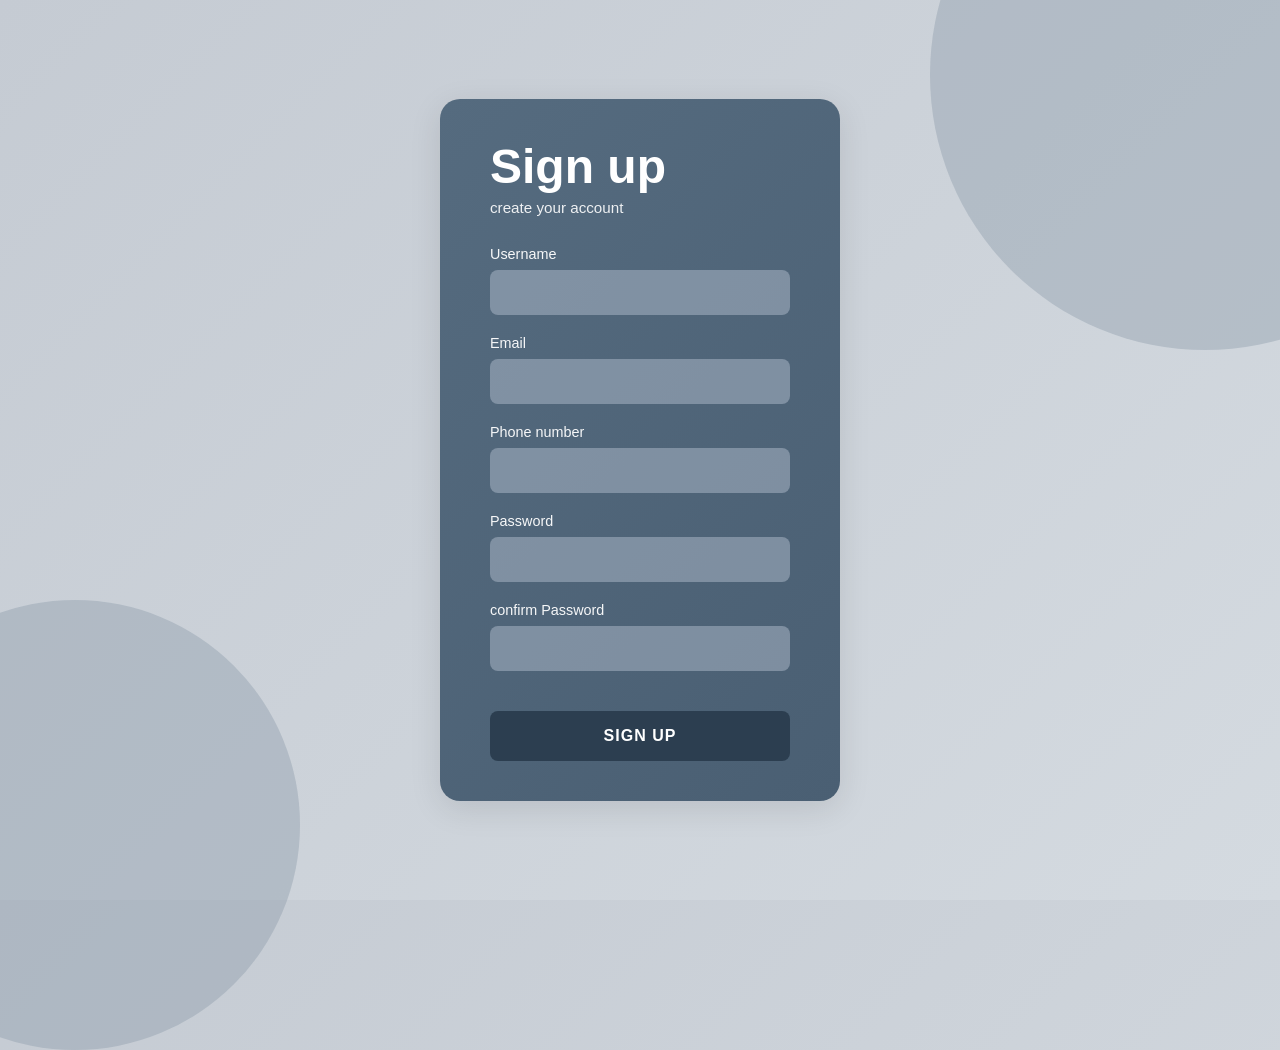
<file: index.html>
<!DOCTYPE html>
<html lang="en">
<head>
    <meta charset="UTF-8">
    <meta name="viewport" content="width=device-width, initial-scale=1.0">
    <title>Sign Up</title>
    <link rel="stylesheet" href="signup.css">
</head>
<body>
    <div class="background-shape shape-1"></div>
    <div class="background-shape shape-2"></div>

    <div class="container">
        <div class="signup-card">
            <h1>Sign up</h1>
            <p class="subtitle">create your account</p>

            <form id="signupForm">
                <div class="form-group">
                    <label for="username">Username</label>
                    <input type="text" id="username" name="username" required>
                </div>

                <div class="form-group">
                    <label for="email">Email</label>
                    <input type="email" id="email" name="email" required>
                </div>

                <div class="form-group">
                    <label for="phone">Phone number</label>
                    <input type="tel" id="phone" name="phone" required>
                </div>

                <div class="form-group">
                    <label for="password">Password</label>
                    <input type="password" id="password" name="password" required>
                </div>

                <div class="form-group">
                    <label for="confirmPassword">confirm Password</label>
                    <input type="password" id="confirmPassword" name="confirmPassword" required>
                </div>

                <button type="submit" class="signup-btn">SIGN UP</button>
            </form>

            <div id="message" class="message"></div>
        </div>
    </div>

    <script src="signup.js"></script>
</body>
</html>
</file>
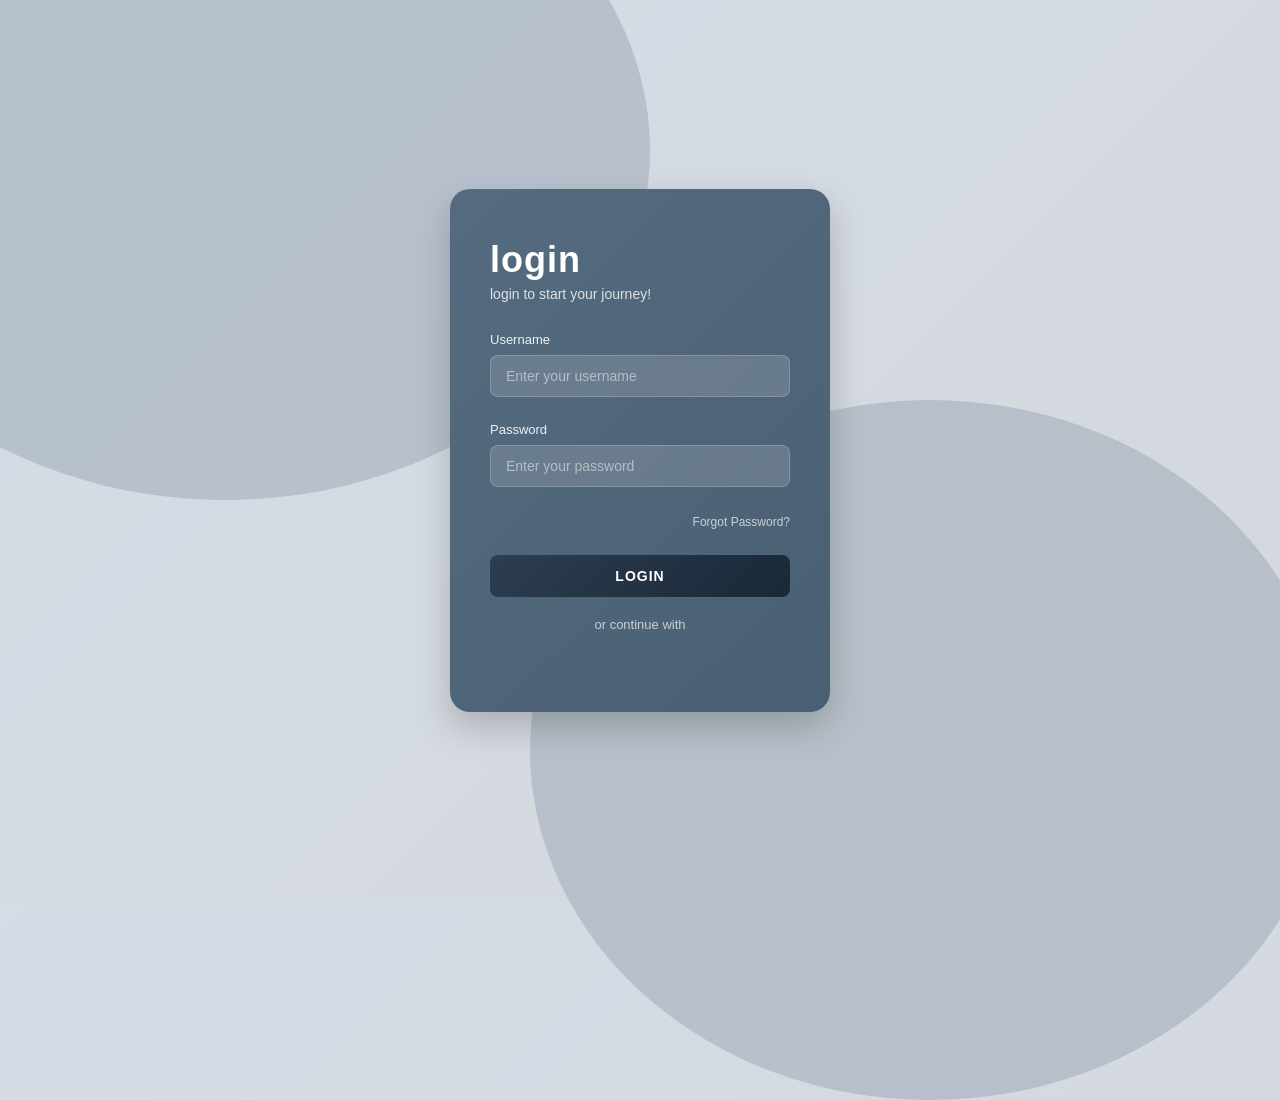
<file: admin.html>
<!DOCTYPE html>
<html lang="en">
<head>
    <meta charset="UTF-8">
    <meta name="viewport" content="width=device-width, initial-scale=1.0">
    <title>Admin - LostAndFound</title>
    <link href="https://cdn.jsdelivr.net/npm/bootstrap@5.3.0/dist/css/bootstrap.min.css" rel="stylesheet">
    <link rel="stylesheet" href="https://cdnjs.cloudflare.com/ajax/libs/font-awesome/6.4.0/css/all.min.css">
    <link href="https://fonts.googleapis.com/css2?family=Inter:wght@300;400;600;700;800&family=Plus+Jakarta+Sans:wght@300;400;600;700;800&display=swap" rel="stylesheet">
    <link rel="stylesheet" href="admin.css">
</head>
<body>

    <!-- ── Admin Header ── -->
    <header class="admin-header">
        <div class="admin-header-inner">

            <div class="admin-identity">
                <div class="user-avatar" id="userAvatar">
                    <i class="fas fa-user"></i>
                </div>
                <div class="admin-info">
                    <h1 id="userName">Administration</h1>
                    <p id="userEmail">Admin@gmail.com</p>
                    <p id="userPhone">0557532579</p>
                </div>
            </div>

            <div class="header-right">
                <button class="btn-edit-account" id="editAccountBtn">
                    <i class="fas fa-pen"></i> Edit the account
                </button>
            </div>

        </div>
    </header>

    <!-- ── Posts Grid (3 per row like lost.html) ── -->
    <main class="admin-posts-section">
        <div class="container">
            <div class="row g-4" id="adminPostsContainer">
                <!-- Rendered by JS -->
            </div>
        </div>
    </main>

    <!-- ══════════════════════════════
         Edit Account Modal
    ══════════════════════════════ -->
    <div class="modal" id="accountModal">
        <div class="modal-content">
            <div class="modal-header-custom">
                <h2>Edit Account</h2>
                <button class="close-btn" id="closeAccountModal">&times;</button>
            </div>
            <div class="modal-body-custom">

                <!-- Avatar upload -->
                <div class="profile-image-upload">
                    <div class="profile-avatar-modal" id="profileAvatar">
                        <i class="fas fa-user"></i>
                    </div>
                    <div class="camera-overlay" id="cameraBtn">
                        <i class="fas fa-camera"></i>
                    </div>
                    <input type="file" id="profileImageInput" class="profile-input-file" accept="image/*">
                </div>

                <div class="form-group">
                    <label for="editName">Name</label>
                    <input type="text" id="editName" placeholder="Enter your name">
                </div>

                <div class="form-group">
                    <label for="editEmail">Email</label>
                    <input type="email" id="editEmail" placeholder="Enter your email">
                </div>

                <div class="form-group">
                    <label for="editPhone">Phone</label>
                    <input type="tel" id="editPhone" placeholder="Enter your phone number">
                </div>
            </div>
            <div class="modal-footer-custom">
                <button class="btn-modal-cancel" id="cancelAccountBtn">Cancel</button>
                <button class="btn-modal-save" id="saveAccountBtn">Save Changes</button>
            </div>
        </div>
    </div>

    <script src="https://cdn.jsdelivr.net/npm/bootstrap@5.3.0/dist/js/bootstrap.bundle.min.js"></script>
    <script src="admin.js"></script>
</body>
</html>
</file>
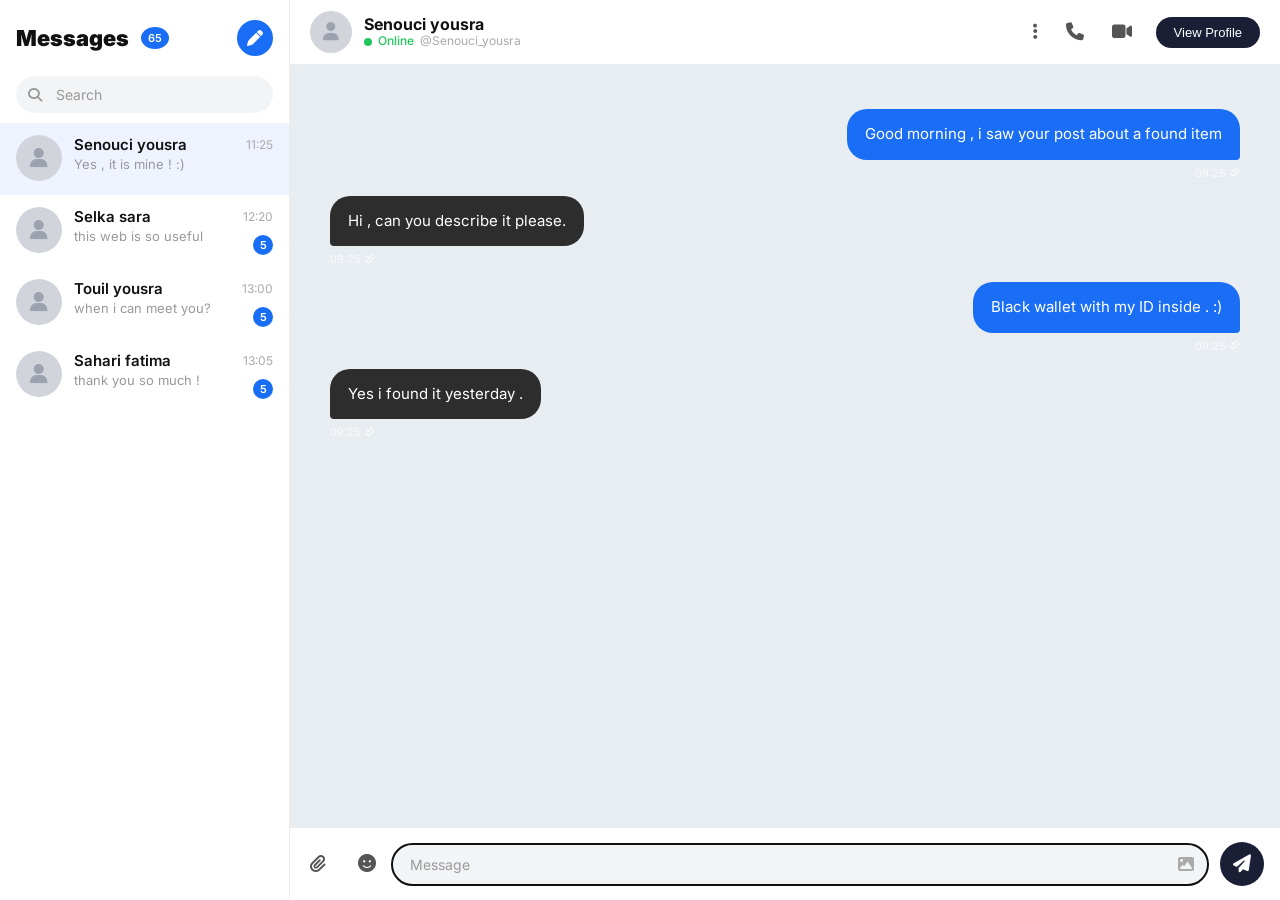
<file: boit.html>
<!DOCTYPE html>
<html lang="en">
<head>
  <meta charset="UTF-8">
  <meta name="viewport" content="width=device-width, initial-scale=1.0">
  <title>Messages</title>
  <link href="https://fonts.googleapis.com/css2?family=Inter:wght@400;500;600;700&display=swap" rel="stylesheet">
  <link rel="stylesheet" href="https://cdnjs.cloudflare.com/ajax/libs/font-awesome/6.4.0/css/all.min.css">
  <link rel="stylesheet" href="boit.css">
</head>
<body>
  <div class="app-container">
    <!-- LEFT SIDEBAR -->
    <aside class="sidebar">
      <!-- Header -->
      <div class="sidebar-header">
        <div class="header-left">
          <h1 class="messages-title">Messages</h1>
          <div class="badge">65</div>
        </div>
        <button class="compose-btn" aria-label="Compose message">
          <i class="fas fa-pen"></i>
        </button>
      </div>

      <!-- Search Bar -->
      <div class="search-container">
        <i class="fas fa-magnifying-glass search-icon"></i>
        <input type="text" class="search-input" placeholder="Search" aria-label="Search conversations">
      </div>

      <!-- Conversation List -->
      <div class="contacts-list">
        <div class="contact-item active" data-contact-id="1">
          <div class="avatar">
            <i class="fas fa-user"></i>
          </div>
          <div class="contact-info">
            <div class="contact-header">
              <div class="contact-name">Senouci yousra</div>
              <div class="contact-time">11:25</div>
            </div>
            <div class="contact-preview">Yes , it is mine ! :)</div>
          </div>
          <div class="unread-badge">5</div>
        </div>

        <div class="contact-item" data-contact-id="2">
          <div class="avatar">
            <i class="fas fa-user"></i>
          </div>
          <div class="contact-info">
            <div class="contact-header">
              <div class="contact-name">Selka sara</div>
              <div class="contact-time">12:20</div>
            </div>
            <div class="contact-preview">this web is so useful</div>
          </div>
          <div class="unread-badge">5</div>
        </div>

        <div class="contact-item" data-contact-id="3">
          <div class="avatar">
            <i class="fas fa-user"></i>
          </div>
          <div class="contact-info">
            <div class="contact-header">
              <div class="contact-name">Touil yousra</div>
              <div class="contact-time">13:00</div>
            </div>
            <div class="contact-preview">when i can meet you?</div>
          </div>
          <div class="unread-badge">5</div>
        </div>

        <div class="contact-item" data-contact-id="4">
          <div class="avatar">
            <i class="fas fa-user"></i>
          </div>
          <div class="contact-info">
            <div class="contact-header">
              <div class="contact-name">Sahari fatima</div>
              <div class="contact-time">13:05</div>
            </div>
            <div class="contact-preview">thank you so much !</div>
          </div>
          <div class="unread-badge">5</div>
        </div>
      </div>
    </aside>

    <!-- RIGHT PANEL -->
    <main class="chat-panel">
      <!-- Top Bar -->
      <header class="topbar">
        <div class="topbar-left">
          <div class="topbar-avatar">
            <i class="fas fa-user"></i>
          </div>
          <div class="contact-details">
            <div class="contact-display-name">Hamdi ranim</div>
            <div class="status-line">
              <span class="status-dot"></span>
              <span class="status-text">Online</span>
              <span class="handle">@Hamdi_ranim</span>
            </div>
          </div>
        </div>
        <div class="topbar-right">
          <button class="icon-btn more-btn" aria-label="More options">
            <i class="fas fa-ellipsis-vertical"></i>
          </button>
          <button class="icon-btn call-btn" aria-label="Call">
            <i class="fas fa-phone"></i>
          </button>
          <button class="icon-btn video-btn" aria-label="Video call">
            <i class="fas fa-video"></i>
          </button>
          <button class="view-profile-btn">View Profile</button>
        </div>
      </header>

      <!-- Messages Area -->
      <div class="messages-container">
        <div class="messages-list" id="messagesList"></div>
      </div>

      <!-- Input Bar -->
      <footer class="input-bar">
        <button class="attachment-btn" aria-label="Attach file">
          <i class="fas fa-paperclip"></i>
        </button>
        <hidden>
          <input type="file" id="fileInput" aria-label="Choose file">
        </hidden>

        <button class="emoji-btn" aria-label="Emoji picker">
          <i class="fas fa-face-smile"></i>
        </button>

        <div class="input-wrapper">
          <input type="text" class="message-input" placeholder="Message" id="messageInput" aria-label="Type a message">
          <i class="fas fa-image image-icon"></i>
        </div>

        <button class="send-btn" aria-label="Send message">
          <i class="fas fa-paper-plane"></i>
        </button>
      </footer>

      <!-- Emoji Picker (hidden by default) -->
      <div class="emoji-picker" id="emojiPicker">
        <div class="emoji-grid">
          <span class="emoji" data-emoji="😀">😀</span>
          <span class="emoji" data-emoji="😁">😁</span>
          <span class="emoji" data-emoji="😂">😂</span>
          <span class="emoji" data-emoji="🤣">🤣</span>
          <span class="emoji" data-emoji="😃">😃</span>
          <span class="emoji" data-emoji="😄">😄</span>
          <span class="emoji" data-emoji="😅">😅</span>
          <span class="emoji" data-emoji="😆">😆</span>
          <span class="emoji" data-emoji="😉">😉</span>
          <span class="emoji" data-emoji="😊">😊</span>
          <span class="emoji" data-emoji="😋">😋</span>
          <span class="emoji" data-emoji="😎">😎</span>
          <span class="emoji" data-emoji="😍">😍</span>
          <span class="emoji" data-emoji="🥰">🥰</span>
          <span class="emoji" data-emoji="😘">😘</span>
          <span class="emoji" data-emoji="😗">😗</span>
          <span class="emoji" data-emoji="😙">😙</span>
          <span class="emoji" data-emoji="😚">😚</span>
          <span class="emoji" data-emoji="🙂">🙂</span>
          <span class="emoji" data-emoji="🤗">🤗</span>
          <span class="emoji" data-emoji="🤩">🤩</span>
          <span class="emoji" data-emoji="🤔">🤔</span>
          <span class="emoji" data-emoji="🤨">🤨</span>
          <span class="emoji" data-emoji="😐">😐</span>
          <span class="emoji" data-emoji="😑">😑</span>
          <span class="emoji" data-emoji="😶">😶</span>
          <span class="emoji" data-emoji="🙄">🙄</span>
          <span class="emoji" data-emoji="😏">😏</span>
          <span class="emoji" data-emoji="😣">😣</span>
          <span class="emoji" data-emoji="😥">😥</span>
          <span class="emoji" data-emoji="😮">😮</span>
          <span class="emoji" data-emoji="🤐">🤐</span>
          <span class="emoji" data-emoji="😯">😯</span>
          <span class="emoji" data-emoji="😪">😪</span>
          <span class="emoji" data-emoji="😫">😫</span>
          <span class="emoji" data-emoji="😴">😴</span>
          <span class="emoji" data-emoji="😌">😌</span>
          <span class="emoji" data-emoji="😛">😛</span>
          <span class="emoji" data-emoji="😜">😜</span>
          <span class="emoji" data-emoji="😝">😝</span>
          <span class="emoji" data-emoji="🤤">🤤</span>
          <span class="emoji" data-emoji="😒">😒</span>
          <span class="emoji" data-emoji="😓">😓</span>
          <span class="emoji" data-emoji="😔">😔</span>
          <span class="emoji" data-emoji="😕">😕</span>
          <span class="emoji" data-emoji="🙃">🙃</span>
          <span class="emoji" data-emoji="🤑">🤑</span>
          <span class="emoji" data-emoji="😲">😲</span>
          <span class="emoji" data-emoji="☹️">☹️</span>
          <span class="emoji" data-emoji="🙁">🙁</span>
        </div>
      </div>
    </main>
  </div>

  <!-- Call Modal -->
  <div class="modal" id="callModal">
    <div class="modal-content">
      <div class="modal-avatar">
        <i class="fas fa-user"></i>
      </div>
      <div class="modal-name" id="callModalName">Hamdi ranim</div>
      <div class="modal-status">
        Calling<span class="animated-dots"><span>.</span><span>.</span><span>.</span></span>
      </div>
      <div class="modal-buttons">
        <button class="modal-btn answer-btn">
          <i class="fas fa-phone"></i>
          Answer
        </button>
        <button class="modal-btn decline-btn">
          <i class="fas fa-phone-slash"></i>
          Decline
        </button>
      </div>
    </div>
  </div>

  <!-- Video Call Modal -->
  <div class="modal" id="videoModal">
    <div class="modal-content">
      <div class="modal-avatar">
        <i class="fas fa-user"></i>
      </div>
      <div class="modal-name" id="videoModalName">Hamdi ranim</div>
      <div class="modal-status">
        <i class="fas fa-video"></i>
        Video Calling<span class="animated-dots"><span>.</span><span>.</span><span>.</span></span>
      </div>
      <div class="modal-buttons">
        <button class="modal-btn answer-btn">
          <i class="fas fa-phone"></i>
          Answer
        </button>
        <button class="modal-btn decline-btn">
          <i class="fas fa-phone-slash"></i>
          Decline
        </button>
      </div>
    </div>
  </div>

  <!-- Profile Modal -->
  <div class="modal" id="profileModal">
    <div class="modal-content profile-modal-content">
      <button class="close-btn" aria-label="Close profile">
        <i class="fas fa-times"></i>
      </button>
      <div class="modal-avatar">
        <i class="fas fa-user"></i>
      </div>
      <div class="modal-name" id="profileName">Hamdi ranim</div>
      <div class="profile-handle" id="profileHandle">@Hamdi_ranim</div>
    </div>
  </div>

  <!-- Modal Overlay -->
  <div class="modal-overlay" id="modalOverlay"></div>

  <script src="boit.js"></script>
</body>
</html>
</file>
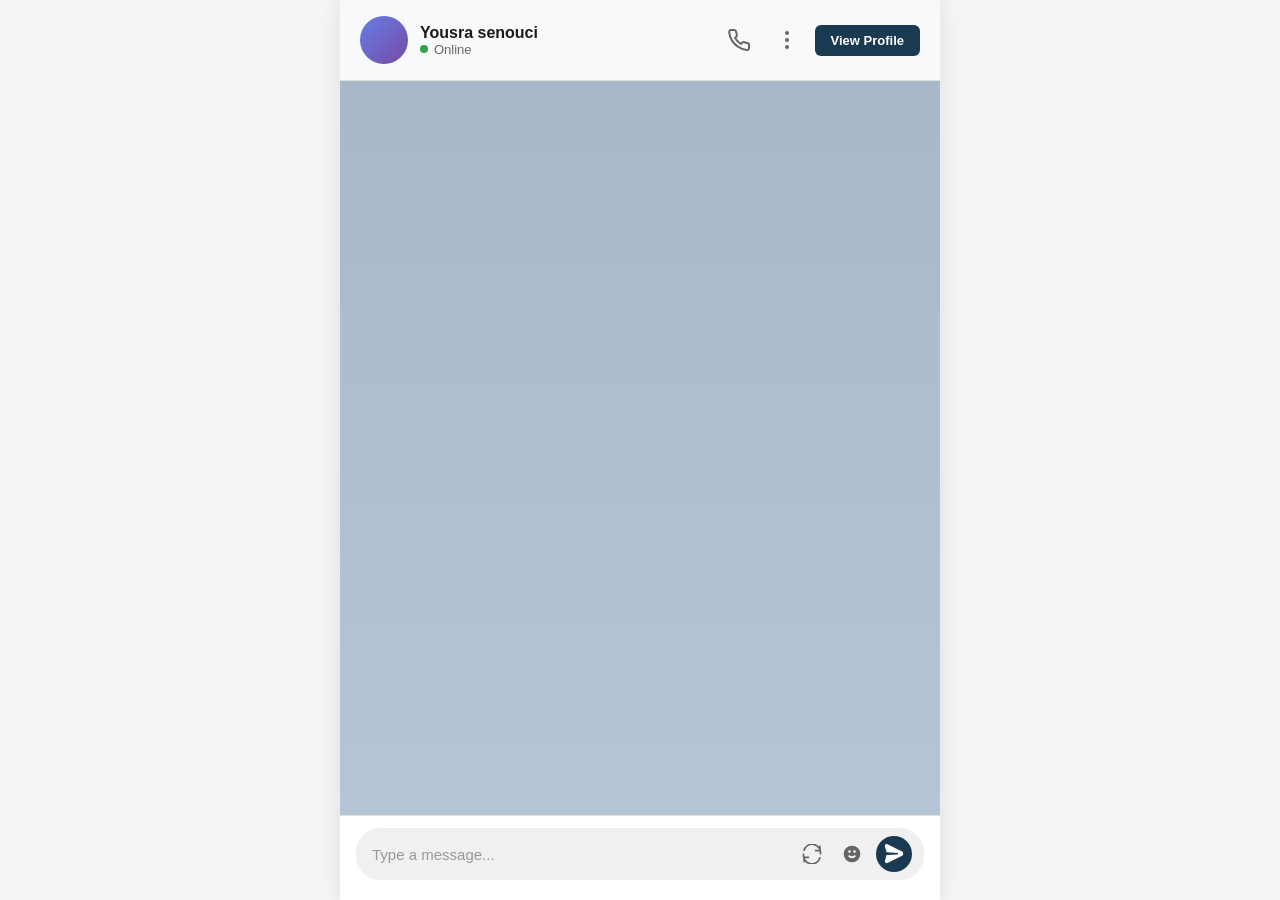
<file: chat.html>
<!DOCTYPE html>
<html lang="en">
<head>
    <meta charset="UTF-8">
    <meta name="viewport" content="width=device-width, initial-scale=1.0">
    <title>Chat Conversation</title>
    <link rel="stylesheet" href="chat.css">
</head>
<body>
    <div class="chat-container">
        <!-- Header -->
        <header class="chat-header">
            <div class="header-left">
                <div class="user-avatar"></div>
                <div class="user-info">
                    <h2 class="username">Yousra senouci</h2>
                    <span class="status-indicator">
                        <span class="status-dot"></span>
                        Online
                    </span>
                </div>
            </div>
            <div class="header-right">
                <button class="header-btn call-btn" title="Call">
                    <svg width="24" height="24" viewBox="0 0 24 24" fill="none" stroke="currentColor" stroke-width="2">
                        <path d="M22 16.92v3a2 2 0 0 1-2.18 2 19.79 19.79 0 0 1-8.63-3.07 19.5 19.5 0 0 1-6-6 19.79 19.79 0 0 1-3.07-8.67A2 2 0 0 1 4.11 2h3a2 2 0 0 1 2 1.72 12.84 12.84 0 0 0 .7 2.81 2 2 0 0 1-.45 2.11L8.09 9.91a16 16 0 0 0 6 6l1.27-1.27a2 2 0 0 1 2.11-.45 12.84 12.84 0 0 0 2.81.7A2 2 0 0 1 22 16.92z"></path>
                    </svg>
                </button>
                <button class="header-btn more-btn" title="More options">
                    <svg width="24" height="24" viewBox="0 0 24 24" fill="currentColor">
                        <circle cx="12" cy="5" r="2"></circle>
                        <circle cx="12" cy="12" r="2"></circle>
                        <circle cx="12" cy="19" r="2"></circle>
                    </svg>
                </button>
                <button class="header-btn view-profile-btn">View Profile</button>
            </div>
        </header>

        <!-- Chat Messages Area -->
        <main class="chat-messages" id="chatMessages">
        </main>

        <!-- Message Input Area -->
        <footer class="chat-footer">
            <div class="input-container">
                <input 
                    type="text" 
                    class="message-input" 
                    id="messageInput" 
                    placeholder="Type a message..."
                >
                <button class="input-btn attachment-btn" id="attachmentBtn" title="Attach image">
                    <svg width="20" height="20" viewBox="0 0 24 24" fill="none" stroke="currentColor" stroke-width="2">
                        <path d="M21.5 2v6h-6M2.5 22v-6h6M2 11.5a10 10 0 0 0 19.8 4.3M22 12.5a10 10 0 0 0-19.8-4.2"></path>
                    </svg>
                </button>
                <button class="input-btn emoji-btn" id="emojiBtn" title="Insert emoji">
                    <svg width="20" height="20" viewBox="0 0 24 24" fill="currentColor">
                        <circle cx="12" cy="12" r="10"></circle>
                        <circle cx="9" cy="9" r="1.5" fill="white"></circle>
                        <circle cx="15" cy="9" r="1.5" fill="white"></circle>
                        <path d="M8 14c1 1 2 2 4 2s3-1 4-2" stroke="white" stroke-width="2" fill="none"></path>
                    </svg>
                </button>
                <button class="send-btn" id="sendBtn" title="Send message">
                    <svg width="20" height="20" viewBox="0 0 24 24" fill="currentColor">
                        <path d="M16.6915026,12.4744748 L3.50612381,13.2599618 C3.19218622,13.2599618 3.03521743,13.4170592 3.03521743,13.5741566 L1.15159189,20.0151496 C0.8376543,20.8006365 0.99,21.89 1.77946707,22.52 C2.41,22.99 3.50612381,23.1 4.13399899,22.8429026 L21.714504,14.0454487 C22.6563168,13.5741566 23.1272231,12.6315722 22.9702544,11.6889879 C22.9702544,11.6889879 22.9702544,11.5318905 22.9702544,11.4744748 L22.9702544,11.3173773 C22.9702544,10.3747931 22.6563168,9.43220865 21.714504,8.96091648 L4.13399899,0.163462733 C3.34915502,0.0636533864 2.40734225,-0.0363559368 1.77946707,0.597785966 C0.994623095,1.38328144 0.837654326,2.47306256 1.15159189,3.25855715 L3.03521743,9.69953914 C3.03521743,9.85663655 3.19218622,10.0137339 3.50612381,10.0137339 L16.6915026,10.7992209 C16.6915026,10.7992209 17.1624089,10.7992209 17.1624089,10.3179286 L17.1624089,11.2605127 C17.1624089,11.3173773 17.1624089,11.4744748 16.6915026,11.4744748 C16.6915026,11.4744748 16.0636274,11.4744748 16.6915026,12.4744748 Z"></path>
                    </svg>
                </button>
            </div>
            <input type="file" id="imageInput" accept="image/*" style="display: none;">
        </footer>

        <!-- Emoji Picker Modal -->
        <div class="emoji-picker" id="emojiPicker" style="display: none;">
            <div class="emoji-grid">
                <span class="emoji" data-emoji="😀">😀</span>
                <span class="emoji" data-emoji="😂">😂</span>
                <span class="emoji" data-emoji="😍">😍</span>
                <span class="emoji" data-emoji="🤔">🤔</span>
                <span class="emoji" data-emoji="😎">😎</span>
                <span class="emoji" data-emoji="😊">😊</span>
                <span class="emoji" data-emoji="😢">😢</span>
                <span class="emoji" data-emoji="😡">😡</span>
                <span class="emoji" data-emoji="😴">😴</span>
                <span class="emoji" data-emoji="🤗">🤗</span>
                <span class="emoji" data-emoji="😵">😵</span>
                <span class="emoji" data-emoji="🤣">🤣</span>
                <span class="emoji" data-emoji="👋">👋</span>
                <span class="emoji" data-emoji="👍">👍</span>
                <span class="emoji" data-emoji="👎">👎</span>
                <span class="emoji" data-emoji="🙏">🙏</span>
                <span class="emoji" data-emoji="❤️">❤️</span>
                <span class="emoji" data-emoji="💔">💔</span>
                <span class="emoji" data-emoji="💪">💪</span>
                <span class="emoji" data-emoji="🎉">🎉</span>
                <span class="emoji" data-emoji="✨">✨</span>
                <span class="emoji" data-emoji="🔥">🔥</span>
                <span class="emoji" data-emoji="⚡">⚡</span>
                <span class="emoji" data-emoji="💯">💯</span>
            </div>
        </div>

        <!-- Call Modal -->
        <div class="call-modal" id="callModal" style="display: none;">
            <div class="call-modal-content">
                <div class="call-avatar"></div>
                <h3>Calling Yousra senouci...</h3>
                <button class="end-call-btn">End Call</button>
            </div>
        </div>
    </div>

    <script src="chat.js"></script>
</body>
</html>
</file>
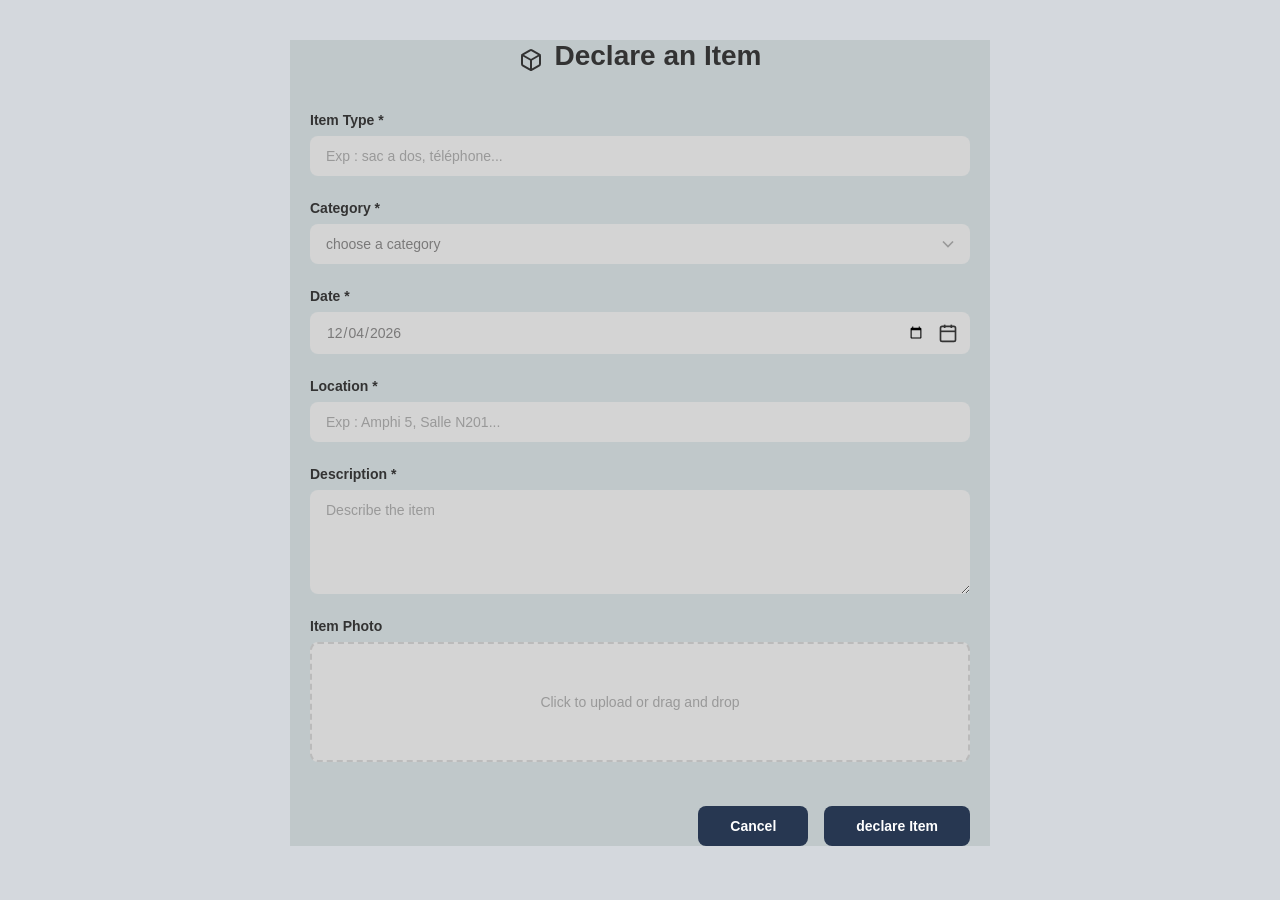
<file: declare.html>
<!DOCTYPE html>
<html lang="en">
<head>
    <meta charset="UTF-8">
    <meta name="viewport" content="width=device-width, initial-scale=1.0">
    <title>Declare an Item</title>
    <link rel="stylesheet" href="declare-styles.css">
</head>
<body>
    <!-- Main Container -->
    <div class="container">
        <!-- Form Title -->
        <div class="form-header">
    <svg class="search-icon" width="24" height="24" viewBox="0 0 24 24" fill="none" stroke="currentColor" stroke-width="2" stroke-linecap="round" stroke-linejoin="round">
        <path d="M21 8a2 2 0 0 0-1-1.73l-7-4a2 2 0 0 0-2 0l-7 4A2 2 0 0 0 3 8v8a2 2 0 0 0 1 1.73l7 4a2 2 0 0 0 2 0l7-4A2 2 0 0 0 21 16Z"></path>
        <path d="m3.3 7 8.7 5 8.7-5"></path>
        <path d="M12 22V12"></path>
    </svg>
    <h1>Declare an Item</h1>
</div>

        <!-- Form -->
        <form id="reportForm" class="report-form">
            <!-- Item Type -->
            <div class="form-group">
                <label for="itemType">Item Type <span class="required">*</span></label>
                <input 
                    type="text" 
                    id="itemType" 
                    name="itemType" 
                    placeholder="Exp : sac a dos, téléphone..."
                    required
                >
            </div>

            <!-- Category -->
            <div class="form-group">
                <label for="category">Category <span class="required">*</span></label>
                <select id="category" name="category" required>
                    <option value="">choose a category</option>
                    <option value="electronics">Electronics</option>
                    <option value="clothing">Clothing</option>
                    <option value="accessories">Accessories</option>
                    <option value="documents">Documents</option>
                    <option value="other">Other</option>
                </select>
            </div>

            <!-- Date -->
            <div class="form-group">
                <label for="date">Date <span class="required">*</span></label>
                <div class="date-input-wrapper">
                    <input 
                        type="date" 
                        id="date" 
                        name="date" 
                        placeholder="JJ/MM/AAAA"
                        required
                    >
                    <svg class="calendar-icon" width="20" height="20" viewBox="0 0 24 24" fill="none" stroke="currentColor" stroke-width="2">
                        <rect x="3" y="4" width="18" height="18" rx="2" ry="2"></rect>
                        <line x1="16" y1="2" x2="16" y2="6"></line>
                        <line x1="8" y1="2" x2="8" y2="6"></line>
                        <line x1="3" y1="10" x2="21" y2="10"></line>
                    </svg>
                </div>
            </div>

            <!-- Location -->
            <div class="form-group">
                <label for="location">Location <span class="required">*</span></label>
                <input 
                    type="text" 
                    id="location" 
                    name="location" 
                    placeholder="Exp : Amphi 5, Salle N201..."
                    required
                >
            </div>

            <!-- Description -->
            <div class="form-group">
                <label for="description">Description <span class="required">*</span></label>
                <textarea 
                    id="description" 
                    name="description" 
                    placeholder="Describe the item"
                    rows="5"
                    required
                ></textarea>
            </div>

            <!-- Item Photo -->
            <div class="form-group">
                <label for="photo">Item Photo </label>
                <div class="file-input-wrapper">
                    <input 
                        type="file" 
                        id="photo" 
                        name="photo" 
                        accept="image/*"
                        
                    >
                    <div class="file-input-label">Click to upload or drag and drop</div>
                </div>
            </div>
            
            <!-- Action Buttons -->
            <div class="form-actions">
                <button type="button" class="btn-cancel" id="cancelBtn">Cancel</button>
                <button type="submit" class="btn-submit">declare Item</button>
            </div>
        </form>
    </div>

    <script src="declare-script.js"></script>
</body>
</html>
</file>
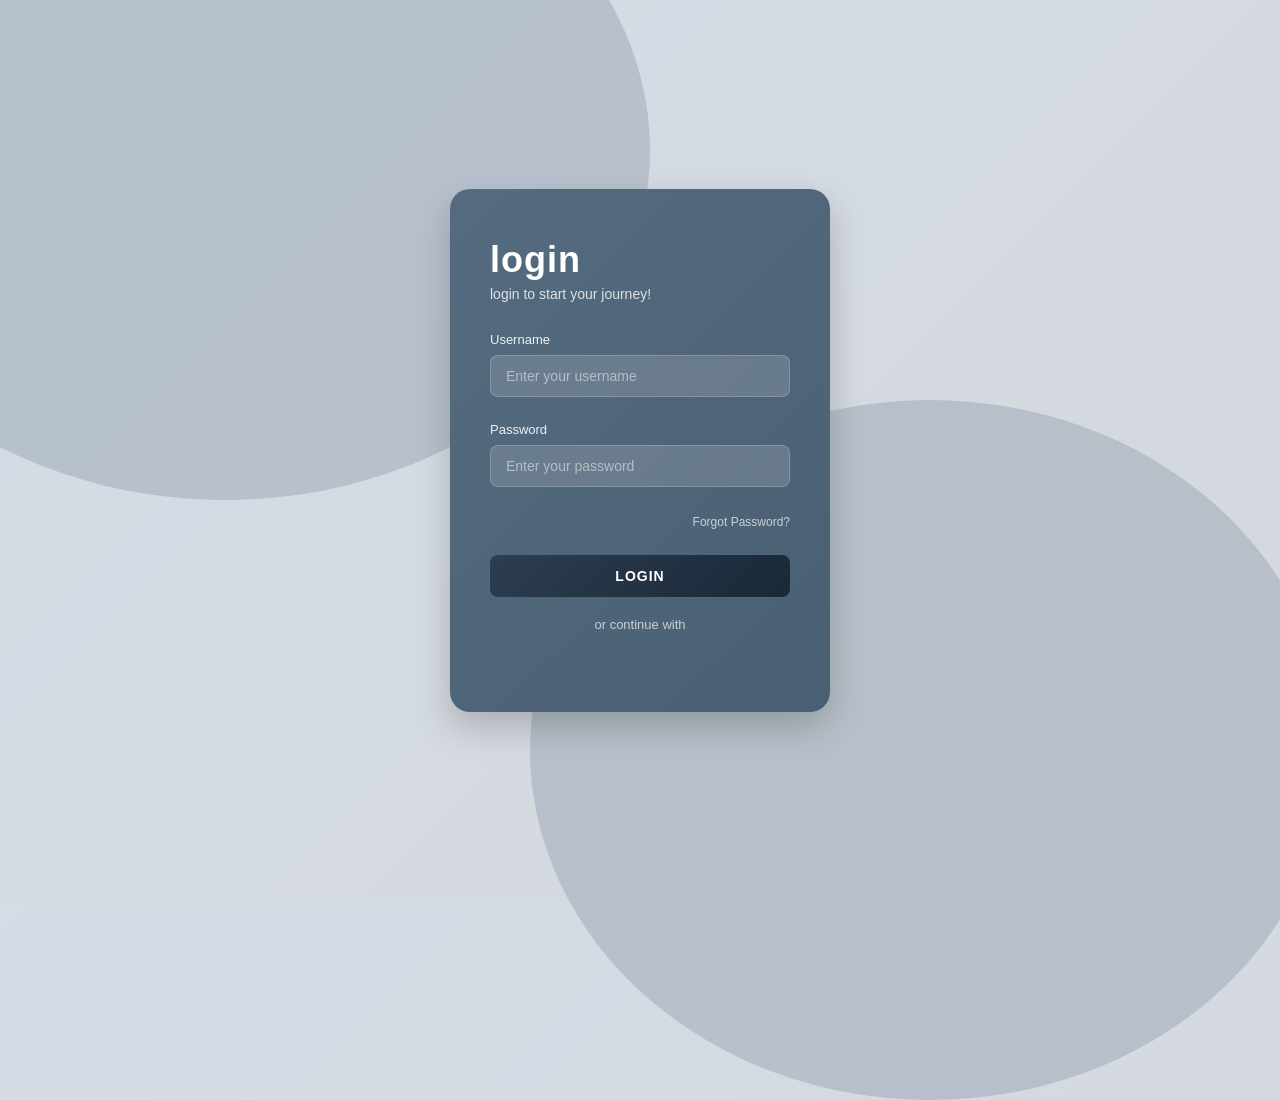
<file: login.html>
<!DOCTYPE html>
<html lang="en">
<head>
    <meta charset="UTF-8">
    <meta name="viewport" content="width=device-width, initial-scale=1.0">
    <title>Login</title>
    <link rel="stylesheet" href="login-styles.css">
</head>
<body>
    <div class="background-shape shape-1"></div>
    <div class="background-shape shape-2"></div>

    <div class="container">
        <div class="login-card">
            <h1>login</h1>
            <p class="subtitle">login to start your journey!</p>

            <form id="loginForm">
                <!-- Username Field -->
                <div class="form-group">
                    <label for="username">Username</label>
                    <input 
                        type="text" 
                        id="username" 
                        name="username" 
                        placeholder="Enter your username"
                        required
                    >
                </div>

                <!-- Password Field -->
                <div class="form-group">
                    <label for="password">Password</label>
                    <input 
                        type="password" 
                        id="password" 
                        name="password" 
                        placeholder="Enter your password"
                        required
                    >
                </div>

                <!-- Forgot Password Link -->
                <div class="forgot-password">
                    <a href="#forgot">Forgot Password?</a>
                </div>

                <!-- Login Button -->
                <button type="submit" class="login-btn">LOGIN</button>
            </form>

            <!-- Social Login -->
            <div class="social-login">
               <span>or continue with</span>

               <div id="g_id_onload"
                data-client_id="727850868959-on4komivghr47691qnl9m814r2qq1hui.apps.googleusercontent.com"
                data-callback="handleGoogleLogin">
                </div>

               <div class="g_id_signin" data-type="standard"></div>
            </div>
        </div>
    </div>
    <script src="https://accounts.google.com/gsi/client" async defer></script>
    <script src="./login-script.js"></script>
    
    
</body>
</html>
</file>
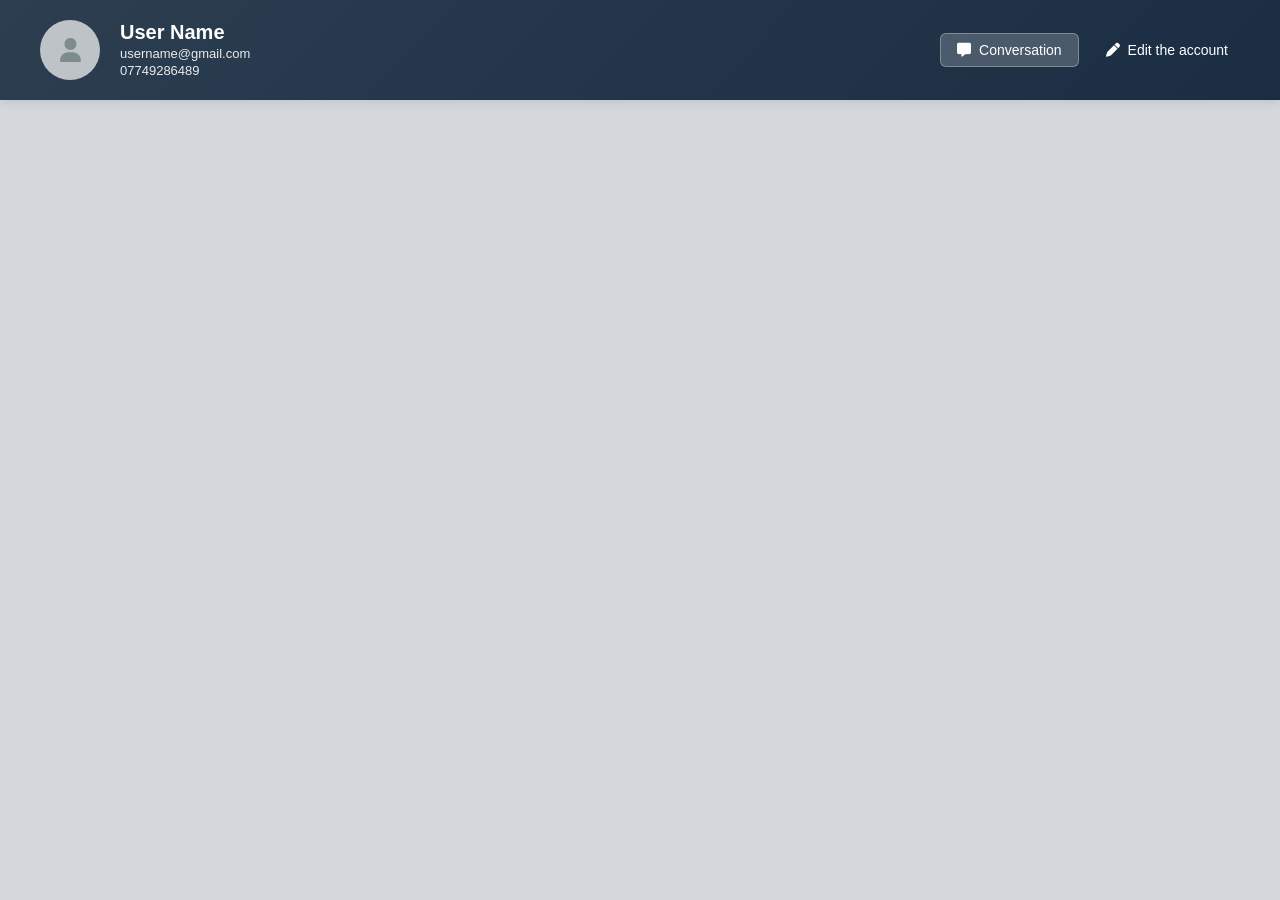
<file: profile.html>
<!DOCTYPE html>
<html lang="en">
<head>
    <meta charset="UTF-8">
    <meta name="viewport" content="width=device-width, initial-scale=1.0">
    <title>Lost & Found Dashboard</title>
    <link rel="stylesheet" href="https://cdnjs.cloudflare.com/ajax/libs/font-awesome/6.4.0/css/all.min.css">
    <link rel="stylesheet" href="profile.css">
</head>
<body>

<!-- Header -->
<header class="header">
    <div class="header-left">
        <div class="user-avatar" id="userAvatar">
            <i class="fas fa-user"></i>
        </div>
        <div class="user-info">
            <h1 id="userName">User Name</h1>
            <p id="userEmail">username@gmail.com</p>
            <p id="userPhone">07749286489</p>
        </div>
    </div>
    <div class="header-right">
        <button class="conversation-btn" onclick="window.location.href='boit.html'">
          <i class="fas fa-message"></i>
         Conversation
        </button>
        <button class="edit-account-btn" id="editAccountBtn">
            <i class="fas fa-pen"></i>
            Edit the account
        </button>
    </div>
</header>

<!-- Main Container -->
<div class="container">
    <div class="posts-grid" id="postsGrid">
        
    </div>
</div>

<!-- Edit/Add Post Modal -->
<div class="modal" id="postModal">
    <div class="modal-content">
        <div class="modal-header">
            <h2 id="postModalTitle">Add New Post</h2>
            <button class="close-btn" id="closePostModal">&times;</button>
        </div>
        <div class="modal-body">
            <div class="form-group">
                <label>Lost or Found?</label>
                <div class="toggle-group">
                    <div class="toggle-item">
                        <input type="radio" id="typeLost" name="type" value="lost" checked>
                        <label for="typeLost">Lost</label>
                    </div>
                    <div class="toggle-item">
                        <input type="radio" id="typeFound" name="type" value="found">
                        <label for="typeFound">Found</label>
                    </div>
                    <div class="toggle-item">
    <input type="radio" id="typeRecovered" name="type" value="recovered">
    <label for="typeRecovered">Recovered</label>
</div>
                </div>
            </div>

            <div class="form-group">
                <label>Image</label>
                <div class="image-upload">
                    <div class="image-preview" id="imagePreview">
                        <i class="fas fa-image" style="font-size: 32px; color: #bdc3c7;"></i>
                    </div>
                    <div class="upload-btn" id="uploadTrigger">
                        <i class="fas fa-cloud-arrow-up"></i>
                        <p style="margin-top: 4px; font-size: 12px; color: #7f8c8d;">Click to upload image</p>
                        <input type="file" id="imageInput" accept="image/*">
                    </div>
                </div>
            </div>

            <div class="form-group">
                <label for="postTitle">Title</label>
                <input type="text" id="postTitle" placeholder="Enter item title">
            </div>

            <div class="form-group">
                <label for="postDescription">Description</label>
                <textarea id="postDescription" placeholder="Describe the item..."></textarea>
            </div>

            <div class="form-group">
                <label for="postDate">Date</label>
                <input type="date" id="postDate">
            </div>

            <div class="form-group">
                <label for="postLocation">Location</label>
                <input type="text" id="postLocation" placeholder="Where was it lost/found?">
            </div>

            <div class="form-group">
                <label for="postCategory">Category</label>
                <select id="postCategory">
                    <option value="Electronics">Electronics</option>
                    <option value="Accessories">Accessories</option>
                    <option value="Clothing">Clothing</option>
                    <option value="Documents">Documents</option>
                    <option value="Others">Others</option>
                </select>
            </div>
        </div>
        <div class="modal-footer">
            <button class="btn btn-secondary" id="cancelPostBtn">Cancel</button>
            <button class="btn btn-primary" id="savePostBtn">Save Post</button>
        </div>
    </div>
</div>

<!-- Edit Account Modal -->
<div class="modal" id="accountModal">
    <div class="modal-content">
        <div class="modal-header">
            <h2>Edit Account</h2>
            <button class="close-btn" id="closeAccountModal">&times;</button>
        </div>
        <div class="modal-body">
            <div class="profile-image-upload">
                <div class="profile-avatar" id="profileAvatar">
                    <i class="fas fa-user"></i>
                </div>
                <div class="camera-overlay" id="cameraBtn">
                    <i class="fas fa-camera"></i>
                </div>
                <input type="file" id="profileImageInput" class="profile-input-file" accept="image/*">
            </div>

            <div class="form-group">
                <label for="editName">Name</label>
                <input type="text" id="editName" placeholder="Enter your name">
            </div>

            <div class="form-group">
                <label for="editEmail">Email</label>
                <input type="email" id="editEmail" placeholder="Enter your email">
            </div>

            <div class="form-group">
                <label for="editPhone">Phone</label>
                <input type="tel" id="editPhone" placeholder="Enter your phone">
            </div>
        </div>
        <div class="modal-footer">
            <button class="btn btn-secondary" id="cancelAccountBtn">Cancel</button>
            <button class="btn btn-primary" id="saveAccountBtn">Save Changes</button>
        </div>
    </div>
</div>

<script src="profile.js"></script>

</body>
</html>
</file>
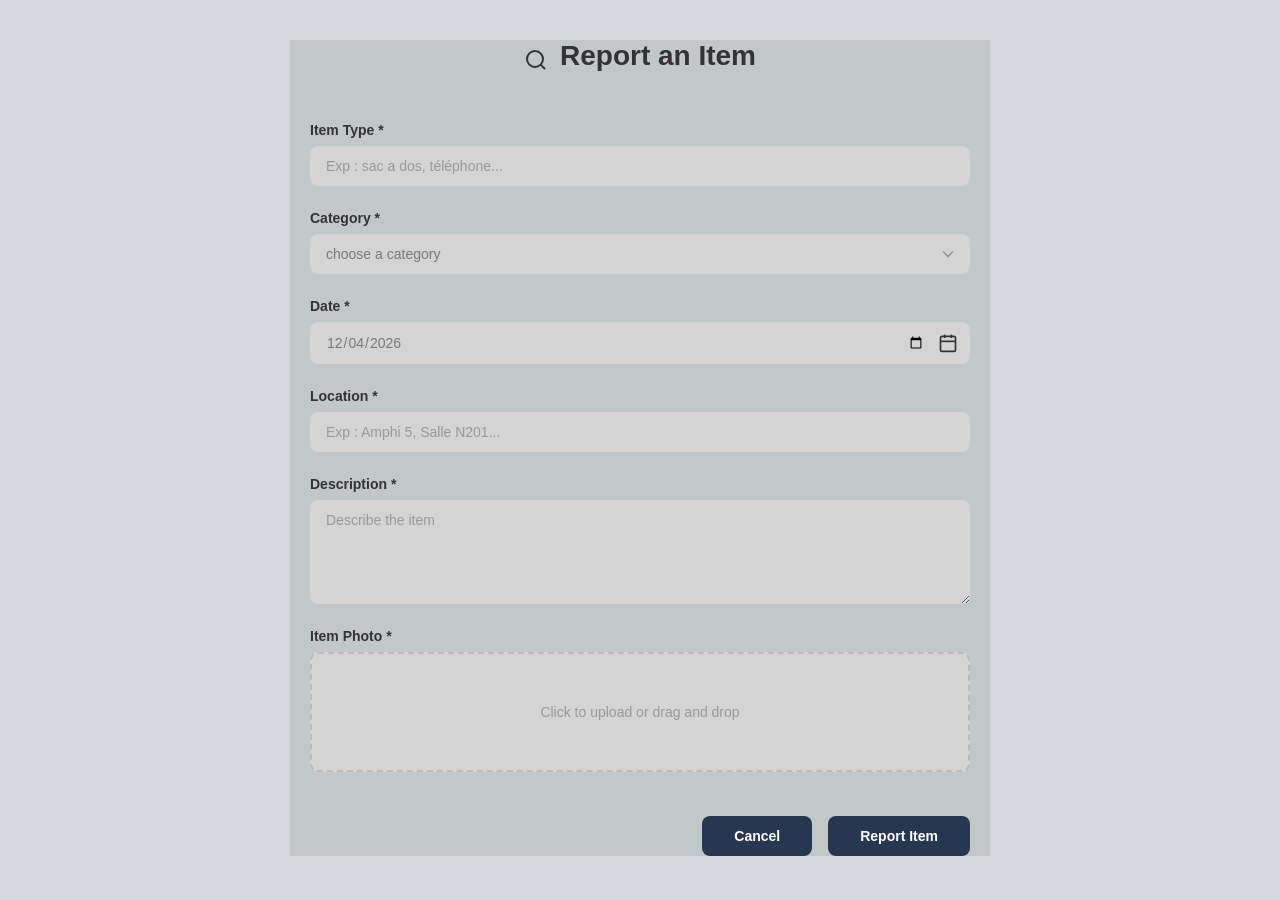
<file: report.html>
<!DOCTYPE html>
<html lang="fr">
<head>
    <meta charset="UTF-8">
    <meta name="viewport" content="width=device-width, initial-scale=1.0">
    <title>Report an Item</title>
    <link rel="stylesheet" href="report-styles.css">
</head>
<body>
    <div class="container">
        <div class="form-header">
            <svg class="search-icon" width="24" height="24" viewBox="0 0 24 24" fill="none" stroke="currentColor" stroke-width="2">
                <circle cx="11" cy="11" r="8"></circle>
                <path d="m21 21-4.35-4.35"></path>
            </svg>
            <h1>Report an Item</h1>
        </div>

        <!-- FORMULAIRE -->
        <form id="reportForm" class="report-form" action="forlulaire.php" method="POST" enctype="multipart/form-data">
            <!-- Item Type -->
            <div class="form-group">
                <label for="itemType">Item Type <span class="required">*</span></label>
                <input type="text" id="itemType" name="item_type" placeholder="Exp : sac a dos, téléphone..." required>
            </div>

            <!-- Category -->
            <div class="form-group">
                <label for="category">Category <span class="required">*</span></label>
                <select id="category" name="category" required>
                    <option value="">choose a category</option>
                    <option value="Electronics">Electronics</option>
                    <option value="Clothing">Clothing</option>
                    <option value="Accessories">Accessories</option>
                    <option value="Documents">Documents</option>
                    <option value="Other">Other</option>
                </select>
            </div>

            <!-- Date -->
            <div class="form-group">
                <label for="date">Date <span class="required">*</span></label>
                <div class="date-input-wrapper">
                    <input type="date" id="date" name="date_found" required>
                    <svg class="calendar-icon" width="20" height="20" viewBox="0 0 24 24" fill="none" stroke="currentColor" stroke-width="2">
                        <rect x="3" y="4" width="18" height="18" rx="2" ry="2"></rect>
                        <line x1="16" y1="2" x2="16" y2="6"></line>
                        <line x1="8" y1="2" x2="8" y2="6"></line>
                        <line x1="3" y1="10" x2="21" y2="10"></line>
                    </svg>
                </div>
            </div>

            <!-- Location -->
            <div class="form-group">
                <label for="location">Location <span class="required">*</span></label>
                <input type="text" id="location" name="location" placeholder="Exp : Amphi 5, Salle N201..." required>
            </div>

            <!-- Description -->
            <div class="form-group">
                <label for="description">Description <span class="required">*</span></label>
                <textarea id="description" name="description" placeholder="Describe the item" rows="5" required></textarea>
            </div>

            <!-- Item Photo -->
            <div class="form-group">
                <label for="photo">Item Photo <span class="required">*</span></label>
                <div class="file-input-wrapper">
                    <input 
                         type="file" 
                          id="photo" 
                          name="photo" 
                           accept="image/*" />
                                                    
                    <div class="file-input-label">Click to upload or drag and drop</div>
                </div>
            </div>

            <!-- Hidden Status -->
            <input type="hidden" name="status" value="Lost">

            <!-- Action Buttons -->
            <div class="form-actions">
                <button type="button" class="btn-cancel" id="cancelBtn">Cancel</button>
                <button type="submit" class="btn-submit">Report Item</button>
            </div>
        </form>
    </div>

   <script src="report-script.js"></script>

</body>
</html>
</file>
<file: signup.css>
* {
    margin: 0;
    padding: 0;
    box-sizing: border-box;
}

body {
    font-family: 'Segoe UI', Tahoma, Geneva, Verdana, sans-serif;
    background: linear-gradient(135deg, #c5cbd3 0%, #d4dae0 100%);
    min-height: 100vh;
    display: flex;
    justify-content: center;
    align-items: center;
    position: relative;
    overflow: hidden;
}

.background-shape {
    position: absolute;
    border-radius: 50%;
    background: rgba(139, 152, 168, 0.4);
    z-index: 0;
}

.shape-1 {
    width: 450px;
    height: 450px;
    bottom: -150px;
    left: -150px;
}

.shape-2 {
    width: 550px;
    height: 550px;
    top: -200px;
    right: -200px;
}

/*.bubbles {
    position: fixed;
    top: 0;
    left: 0;
    width: 100%;
    height: 100%;
    z-index: 0;
    pointer-events: none;
    overflow: hidden;
}*/

/*.bubble {
    position: absolute;
    border: 2px solid rgba(100, 150, 200, 0.3);
    border-radius: 50%;
    background: transparent;
    animation: float 20s infinite ease-in-out;
}

.bubble-1 {
    width: 120px;
    height: 120px;
    top: 10%;
    left: 10%;
    animation-delay: 0s;
    box-shadow: inset -2px -2px 5px rgba(100, 150, 200, 0.2);
}

.bubble-2 {
    width: 80px;
    height: 80px;
    top: 15%;
    right: 15%;
    animation-delay: 2s;
    box-shadow: inset -2px -2px 5px rgba(100, 150, 200, 0.2);
}

.bubble-3 {
    width: 100px;
    height: 100px;
    bottom: 20%;
    left: 15%;
    animation-delay: 4s;
    box-shadow: inset -2px -2px 5px rgba(100, 150, 200, 0.2);
}

.bubble-4 {
    width: 90px;
    height: 90px;
    bottom: 25%;
    right: 10%;
    animation-delay: 6s;
    box-shadow: inset -2px -2px 5px rgba(100, 150, 200, 0.2);
}

@keyframes float {
    0%, 100% {
        transform: translateY(0px);
        opacity: 0.3;
    }
    50% {
        transform: translateY(-30px);
        opacity: 0.6;
    }
}
*/
.container {
    position: relative;
    z-index: 1;
    padding: 20px;
}

.signup-card {
    background: linear-gradient(135deg, #556b7f 0%, #4a5f73 100%);
    backdrop-filter: blur(10px);
    border-radius: 20px;
    padding: 40px 50px;
    width: 400px;
    box-shadow: 0 8px 32px rgba(0, 0, 0, 0.1);
}

h1 {
    color: #ffffff;
    font-size: 3em;
    font-weight: 700;
    margin-bottom: 5px;
    text-align: left;
}

.subtitle {
    color: rgba(255, 255, 255, 0.9);
    font-size: 0.95em;
    margin-bottom: 30px;
    text-align: left;
}

.form-group {
    margin-bottom: 20px;
}

label {
    display: block;
    color: rgba(255, 255, 255, 0.95);
    font-size: 0.9em;
    margin-bottom: 8px;
    font-weight: 400;
}

input {
    width: 100%;
    padding: 14px 16px;
    border: none;
    border-radius: 8px;
    background: rgba(175, 188, 203, 0.5);
    color: #ffffff;
    font-size: 0.95em;
    transition: background 0.3s ease;
}

input::placeholder {
    color: rgba(255, 255, 255, 0.5);
}

input:focus {
    outline: none;
    background: rgba(175, 188, 203, 0.7);
}

.signup-btn {
    width: 100%;
    padding: 16px;
    margin-top: 20px;
    background: #2c3e50;
    color: #ffffff;
    border: none;
    border-radius: 8px;
    font-size: 1em;
    font-weight: 600;
    letter-spacing: 1px;
    cursor: pointer;
    transition: background 0.3s ease, transform 0.2s ease;
}

.signup-btn:hover {
    background: #34495e;
    transform: translateY(-2px);
}

.signup-btn:active {
    transform: translateY(0);
}

.message {
    margin-top: 15px;
    padding: 12px;
    border-radius: 8px;
    text-align: center;
    font-size: 0.9em;
    display: none;
}

.message.success {
    background: rgba(46, 204, 113, 0.2);
    color: #ffffff;
    display: block;
}

.message.error {
    background: rgba(231, 76, 60, 0.2);
    color: #ffffff;
    display: block;
}

@media (max-width: 480px) {
    .signup-card {
        width: 100%;
        padding: 30px 25px;
    }

    h1 {
        font-size: 2.5em;
    }
}
</file>
<file: admin.css>
* {
    margin: 0;
    padding: 0;
    box-sizing: border-box;
}

body {
    font-family: 'Inter', sans-serif;
    background-color: #D4D8DD;
    min-height: 100vh;
}

:root {
    --primary-dark: #1a2d42;
    --secondary-dark: #2e4156;
    --danger-red: #c0392b;
    --green-publish: #27ae60;
    --card-bg: #c0c8ca;
    --text-dark: #273751;
    --text-gray: #6b7280;
    --light-blue: #ebf4ff;
}

/* ══════════════════════════════
   HEADER  — same height/style as profile.html
══════════════════════════════ */
.admin-header {
    background: linear-gradient(135deg, #2c3e50 0%, #1a2d42 100%);
    color: white;
    padding: 20px 40px;
    box-shadow: 0 2px 10px rgba(0,0,0,0.15);
}

.admin-header-inner {
    display: flex;
    justify-content: space-between;
    align-items: center;
    flex-wrap: wrap;
    gap: 16px;
}

/* Avatar */
.user-avatar {
    width: 60px;
    height: 60px;
    border-radius: 50%;
    background: #bdc3c7;
    display: flex;
    align-items: center;
    justify-content: center;
    font-size: 24px;
    color: #7f8c8d;
    overflow: hidden;
    flex-shrink: 0;
}
.user-avatar img {
    width: 100%;
    height: 100%;
    object-fit: cover;
}

.admin-identity {
    display: flex;
    align-items: center;
    gap: 20px;
}

.admin-info h1 {
    font-size: 20px;
    font-weight: 600;
    margin-bottom: 2px;
    color: #ffffff;
}
.admin-info p {
    font-size: 13px;
    opacity: 0.9;
    margin: 2px 0;
    color: #ffffff;
}

.header-right { display: flex; align-items: center; gap: 12px; }

/* Edit account button */
.btn-edit-account {
    background: transparent;
    border: none;
    color: white;
    font-size: 14px;
    font-family: 'Inter', sans-serif;
    display: flex;
    align-items: center;
    gap: 8px;
    cursor: pointer;
    padding: 8px 12px;
    border-radius: 6px;
    transition: background 0.2s;
}
.btn-edit-account:hover { background: rgba(255,255,255,0.12); }

/* ══════════════════════════════
   POSTS SECTION
══════════════════════════════ */
.admin-posts-section { padding: 30px 0 60px; }

/* ══════════════════════════════
   CARD  — exact same dimensions as lost.html cards
══════════════════════════════ */
.admin-card {
    background-color: var(--card-bg);
    border-radius: 8px;
    overflow: hidden;
    position: relative;
    box-shadow: 0 2px 8px rgba(0,0,0,0.12);
    transition: transform 0.3s ease, box-shadow 0.3s ease;
    animation: cardFadeIn 0.6s ease-out both;
}
.admin-card:hover {
    transform: translateY(-10px);
    box-shadow: 0 12px 24px rgba(0,0,0,0.2);
}
@keyframes cardFadeIn {
    from { opacity:0; transform: translateY(20px) scale(0.95); }
    to   { opacity:1; transform: translateY(0)    scale(1);    }
}

/* ── Top action icons (pen + trash — circular, like lost.html style) ── */
.card-top-actions {
    position: absolute;
    top: 10px;
    left: 10px;
    display: flex;
    gap: 7px;
    z-index: 20;
}

.action-icon-btn {
    width: 34px;
    height: 34px;
    border: none;
    border-radius: 50%;
    display: flex;
    align-items: center;
    justify-content: center;
    font-size: 13px;
    cursor: pointer;
    transition: all 0.25s ease;
    box-shadow: 0 2px 6px rgba(0,0,0,0.22);
}

/* Publish = green */
.action-icon-btn.publish {
    background-color: #118B3E;
    color: #ffffff;
}
.action-icon-btn.publish:hover {
    background-color: #118B3E;
    transform: scale(1.12);
}

/* Delete = red */
.action-icon-btn.delete {
    background-color: #852221;
    color: #ffffff;
}
.action-icon-btn.delete:hover {
    background-color: #852221;
    transform: scale(1.12);
}

/* ── Image area — same height as lost.html (200px) ── */
.card-img-container {
    position: relative;
    height: 200px;
    overflow: hidden;
    background: #ffffff;
}
.card-img {
    width: 100%;
    height: 100%;
    object-fit: cover;
    transition: transform 0.5s ease;
}
.admin-card:hover .card-img { transform: scale(1.1); }

/* Status badge */
.card-badge {
    position: absolute;
    top: 8px;
    right: 8px;
    padding: 4px 12px;
    border-radius: 4px;
    font-size: 0.875rem;
    font-weight: 700;
    z-index: 10;
}
.badge-lost      { background-color: #852221;   color: var(--light-blue); }
.badge-found     { background-color: #118B3E;              color: #feffff; }
.badge-recovered { background-color: var(--text-dark);     color: var(--light-blue); }

/* ── Card body — same padding/fonts as lost.html ── */
.card-body-inner {
    padding: 1rem;
}
.card-title-text {
    font-weight: 700;
    font-size: 1.0625rem;
    color: var(--text-dark);
    margin-bottom: 0.5rem;
}
.card-desc-text {
    color: #4b5563;
    font-size: 0.925rem;
    margin-bottom: 0.75rem;
}
.card-info-row {
    display: flex;
    align-items: center;
    gap: 0.25rem;
    margin-bottom: 0.5rem;
    color: var(--text-gray);
    font-size: 0.875rem;
}
.card-info-row i {
    font-size: 0.875rem;
    width: 14px;
    color: var(--secondary-dark);
}

/* Delete fade-out */
@keyframes fadeOut {
    from { opacity:1; transform: scale(1); }
    to   { opacity:0; transform: scale(0.95); }
}
.admin-card.deleting { animation: fadeOut 0.3s ease forwards; }

/* ══════════════════════════════
   MODAL
══════════════════════════════ */
.modal {
    display: none;
    position: fixed;
    inset: 0;
    background: rgba(0,0,0,0.5);
    z-index: 1000;
    align-items: center;
    justify-content: center;
    animation: fadeInOverlay 0.2s ease;
}
@keyframes fadeInOverlay { from { opacity:0; } to { opacity:1; } }
.modal.active { display: flex; }

.modal-content {
    background: white;
    border-radius: 12px;
    width: 90%;
    max-width: 520px;
    max-height: 90vh;
    overflow-y: auto;
    box-shadow: 0 20px 60px rgba(0,0,0,0.3);
    animation: slideUpModal 0.3s ease;
}
@keyframes slideUpModal {
    from { transform: translateY(30px); opacity:0; }
    to   { transform: translateY(0);    opacity:1; }
}

.modal-header-custom {
    display: flex;
    justify-content: space-between;
    align-items: center;
    padding: 22px 24px;
    border-bottom: 1px solid #ecf0f1;
}
.modal-header-custom h2 {
    font-size: 20px;
    color: #2c3e50;
    font-family: 'Plus Jakarta Sans', sans-serif;
    font-weight: 700;
}

.close-btn {
    background: none;
    border: none;
    font-size: 26px;
    color: #7f8c8d;
    cursor: pointer;
    line-height: 1;
    transition: color 0.2s;
}
.close-btn:hover { color: #2c3e50; }

.modal-body-custom { padding: 24px; }

/* Profile image upload inside modal */
.profile-image-upload {
    position: relative;
    width: 100px;
    height: 100px;
    margin: 0 auto 24px;
}
.profile-avatar-modal {
    width: 100%;
    height: 100%;
    border-radius: 50%;
    background: #bdc3c7;
    display: flex;
    align-items: center;
    justify-content: center;
    font-size: 40px;
    color: #7f8c8d;
    overflow: hidden;
}
.profile-avatar-modal img {
    width: 100%;
    height: 100%;
    object-fit: cover;
}
.camera-overlay {
    position: absolute;
    bottom: 0;
    right: 0;
    width: 34px;
    height: 34px;
    background: #2e4156;
    border-radius: 50%;
    display: flex;
    align-items: center;
    justify-content: center;
    color: white;
    cursor: pointer;
    border: 3px solid white;
    font-size: 13px;
    transition: background 0.2s;
}
.camera-overlay:hover { background: #1a2d42; }
.profile-input-file { display: none; }

/* Form groups */
.form-group { margin-bottom: 16px; }
.form-group label {
    display: block;
    margin-bottom: 6px;
    font-weight: 600;
    font-size: 14px;
    color: #2c3e50;
}
.form-group input {
    width: 100%;
    padding: 10px 12px;
    border: 1px solid #bdc3c7;
    border-radius: 6px;
    font-size: 14px;
    font-family: 'Inter', sans-serif;
    transition: border-color 0.2s, box-shadow 0.2s;
    outline: none;
}
.form-group input:focus {
    border-color: #2e4156;
    box-shadow: 0 0 0 3px rgba(46,65,86,0.12);
}

/* Modal footer */
.modal-footer-custom {
    display: flex;
    gap: 12px;
    justify-content: flex-end;
    padding: 20px 24px;
    border-top: 1px solid #ecf0f1;
}
.btn-modal-cancel {
    padding: 10px 20px;
    border: none;
    border-radius: 6px;
    font-size: 14px;
    font-weight: 500;
    cursor: pointer;
    background: #ecf0f1;
    color: #2c3e50;
    transition: background 0.2s;
    font-family: 'Inter', sans-serif;
}
.btn-modal-cancel:hover { background: #d5dbdb; }

.btn-modal-save {
    padding: 10px 20px;
    border: none;
    border-radius: 6px;
    font-size: 14px;
    font-weight: 500;
    cursor: pointer;
    background: var(--primary-dark);
    color: white;
    transition: opacity 0.2s, transform 0.2s;
    font-family: 'Inter', sans-serif;
}
.btn-modal-save:hover { opacity: 0.88; transform: translateY(-1px); }

/* ══════════════════════════════
   RESPONSIVE
══════════════════════════════ */
@media (max-width: 768px) {
    .admin-header { padding: 16px 20px; }
    .admin-header-inner { flex-direction: column; align-items: flex-start; }
    .header-right { width: 100%; }
}
</file>
<file: boit.css>
/* CSS RESET */
* {
  margin: 0;
  padding: 0;
  box-sizing: border-box;
}

/* GLOBAL STYLES */
html, body {
  width: 100vw;
  height: 100vh;
  overflow: hidden;
  font-family: 'Inter', -apple-system, BlinkMacSystemFont, 'Segoe UI', sans-serif;
  background: #ffffff;
}

body {
  background: #ffffff;
}

/* APP CONTAINER */
.app-container {
  display: flex;
  width: 100vw;
  height: 100vh;
  overflow: hidden;
}

/* ============================================
   LEFT SIDEBAR
   ============================================ */
.sidebar {
  width: 290px;
  height: 100%;
  background: #ffffff;
  border-right: 1px solid #ececec;
  display: flex;
  flex-direction: column;
  flex-shrink: 0;
}

/* Sidebar Header */
.sidebar-header {
  padding: 20px 16px 10px 16px;
  display: flex;
  align-items: center;
  justify-content: space-between;
}

.header-left {
  display: flex;
  align-items: center;
  gap: 12px;
}

.messages-title {
  font-size: 22px;
  font-weight: 1000;
  color: #111111;
  margin: 0;
}

.badge {
  background: #1a6ef5;
  color: #ffffff;
  border-radius: 50%;
  font-size: 11px;
  font-weight: 600;
  padding: 4px 7px;
  display: flex;
  align-items: center;
  justify-content: center;
  min-width: 20px;
}

.compose-btn {
  background: #1a6ef5;
  color: #ffffff;
  border: none;
  border-radius: 50%;
  width: 36px;
  height: 36px;
  display: flex;
  align-items: center;
  justify-content: center;
  cursor: pointer;
  font-size: 16px;
  transition: background 0.2s;
}

.compose-btn:hover {
  background: #0f57d1;
}

/* Search Bar */
.search-container {
  position: relative;
  padding: 10px 16px;
  margin-bottom: 0;
}

.search-input {
  width: 100%;
  background: #f3f4f6;
  border: none;
  border-radius: 20px;
  padding: 10px 16px 10px 40px;
  font-size: 14px;
  font-family: 'Inter', sans-serif;
  color: #111111;
}

.search-input::placeholder {
  color: #999999;
}

.search-icon {
  position: absolute;
  left: 28px;
  top: 50%;
  transform: translateY(-50%);
  color: #999999;
  font-size: 14px;
  pointer-events: none;
}

/* Contacts List */
.contacts-list {
  flex: 1;
  overflow-y: auto;
  overflow-x: hidden;
}

.contact-item {
  padding: 12px 16px;
  display: flex;
  gap: 12px;
  align-items: flex-start;
  cursor: pointer;
  transition: background 0.2s;
  position: relative;
  height: 72px;
}

.contact-item:hover {
  background: #f7f8fc;
}

.contact-item.active {
  background: #eef3ff;
}

.avatar {
  width: 46px;
  height: 46px;
  min-width: 46px;
  background: #d1d5db;
  border-radius: 50%;
  display: flex;
  align-items: center;
  justify-content: center;
  color: #9ca3af;
  font-size: 20px;
}

.contact-info {
  flex: 1;
  min-width: 0;
  display: flex;
  flex-direction: column;
  justify-content: center;
}

.contact-header {
  display: flex;
  justify-content: space-between;
  align-items: center;
  margin-bottom: 2px;
}

.contact-name {
  font-size: 15px;
  font-weight: 600;
  color: #111111;
}

.contact-time {
  font-size: 12px;
  color: #aaaaaa;
}

.contact-preview {
  font-size: 13px;
  color: #999999;
  white-space: nowrap;
  overflow: hidden;
  text-overflow: ellipsis;
}

.unread-badge {
  position: absolute;
  bottom: 12px;
  right: 16px;
  background: #1a6ef5;
  color: #ffffff;
  border-radius: 50%;
  font-size: 11px;
  font-weight: 600;
  min-width: 20px;
  height: 20px;
  display: flex;
  align-items: center;
  justify-content: center;
}

/* ============================================
   RIGHT PANEL - CHAT
   ============================================ */
.chat-panel {
  flex: 1;
  display: flex;
  flex-direction: column;
  background: #ffffff;
  overflow: hidden;
}

/* Top Bar */
.topbar {
  height: 65px;
  background: #ffffff;
  border-bottom: 1px solid #ececec;
  padding: 0 20px;
  display: flex;
  align-items: center;
  justify-content: space-between;
  flex-shrink: 0;
}

.topbar-left {
  display: flex;
  align-items: center;
  gap: 12px;
}

.topbar-avatar {
  width: 42px;
  height: 42px;
  background: #d1d5db;
  border-radius: 50%;
  display: flex;
  align-items: center;
  justify-content: center;
  color: #9ca3af;
  font-size: 18px;
  flex-shrink: 0;
}

.contact-details {
  display: flex;
  flex-direction: column;
  justify-content: center;
}

.contact-display-name {
  font-size: 16px;
  font-weight: 700;
  color: #111111;
  line-height: 1.2;
}

.status-line {
  display: flex;
  align-items: center;
  gap: 6px;
  font-size: 12px;
  line-height: 1.2;
}

.status-dot {
  width: 8px;
  height: 8px;
  background: #22c55e;
  border-radius: 50%;
  display: inline-block;
  flex-shrink: 0;
}

.status-text {
  color: #22c55e;
  font-weight: 500;
}

.handle {
  color: #aaaaaa;
}

.topbar-right {
  display: flex;
  align-items: center;
  gap: 20px;
}

.icon-btn {
  background: none;
  border: none;
  color: #555555;
  font-size: 18px;
  cursor: pointer;
  padding: 4px;
  transition: color 0.2s;
}

.icon-btn:hover {
  color: #111111;
}

.view-profile-btn {
  background: #1a1f36;
  color: #ffffff;
  border: none;
  border-radius: 20px;
  padding: 8px 18px;
  font-size: 13px;
  font-weight: 500;
  cursor: pointer;
  transition: background 0.2s;
}

.view-profile-btn:hover {
  background: #0d0f1a;
}

/* Messages Container */
.messages-container {
  flex: 1;
  overflow-y: auto;
  padding: 44px 40px;
  background: #e8edf2;
  display: flex;
  flex-direction: column;
}

.messages-list {
  display: flex;
  flex-direction: column;
  gap: 0;
}

.message {
  display: flex;
  margin-bottom: 16px;
  animation: slideIn 0.3s ease-out;
}

@keyframes slideIn {
  from {
    opacity: 0;
    transform: translateY(10px);
  }
  to {
    opacity: 1;
    transform: translateY(0);
  }
}

.message.sent {
  justify-content: flex-end;
}

.message.received {
  justify-content: flex-start;
}

.message-bubble {
  display: inline-block;
  max-width: 100%;
  padding: 14px 18px;
  border-radius: 20px;
  word-wrap: break-word;
  white-space: pre-wrap;
  font-size: 15px;
  line-height: 1.5;
}

.message-bubble img {
  max-width: 200px;
  max-height: 200px;
  border-radius: 12px;
  display: block;
  margin-top: 4px;
}

.message.sent .message-bubble {
  background: #1a6ef5;
  color: #ffffff;
  border-radius: 20px 20px 4px 20px;
}

.message.received .message-bubble {
  background: #2d2d2d;
  color: #ffffff;
  border-radius: 20px 20px 20px 4px;
}

.message-time {
  font-size: 11px;
  color: rgba(255, 255, 255, 0.7);
  margin-top: 6px;
  display: flex;
  align-items: center;
  gap: 4px;
}

.message.sent .message-time {
  justify-content: flex-end;
  margin-right: 0;
}

.message.received .message-time {
  justify-content: flex-start;
  margin-left: 0;
}

/* Input Bar */
.input-bar {
  background: #ffffff;
  border-top: 1px solid #ececec;
  padding: 14px 16px;
  display: flex;
  align-items: center;
  gap: 12px;
  flex-shrink: 0;
  position: relative;
}

.attachment-btn,
.emoji-btn {
  background: none;
  border: none;
  color: #555555;
  font-size: 18px;
  cursor: pointer;
  padding: 4px;
  transition: color 0.2s;
}

.attachment-btn:hover,
.emoji-btn:hover {
  color: #111111;
}

#fileInput {
  display: none;
}

.input-wrapper {
  flex: 1;
  position: relative;
  display: flex;
  align-items: center;
}

.message-input {
  width: 100%;
  background: #f3f4f6;
  border: none;
  border-radius: 24px;
  padding: 12px 48px 12px 18px;
  font-size: 14px;
  font-family: 'Inter', sans-serif;
  color: #111111;
}

.message-input::placeholder {
  color: #999999;
}

.image-icon {
  position: absolute;
  right: 14px;
  top: 50%;
  transform: translateY(-50%);
  color: #aaaaaa;
  cursor: pointer;
  font-size: 16px;
  pointer-events: none;
}

.send-btn {
  background: #1a1f36;
  color: #ffffff;
  border: none;
  border-radius: 50%;
  width: 44px;
  height: 44px;
  display: flex;
  align-items: center;
  justify-content: center;
  cursor: pointer;
  font-size: 18px;
  transition: background 0.2s;
  flex-shrink: 0;
}

.send-btn:hover {
  background: #0d0f1a;
}

/* Emoji Picker */
.emoji-picker {
  position: absolute;
  bottom: 70px;
  left: 16px;
  background: #ffffff;
  border: 1px solid #ececec;
  border-radius: 16px;
  padding: 10px;
  box-shadow: 0 4px 20px rgba(0, 0, 0, 0.12);
  z-index: 1000;
  width: 300px;
  max-height: 200px;
  overflow-y: auto;
  display: none;
}

.emoji-picker.active {
  display: block;
}

.emoji-grid {
  display: grid;
  grid-template-columns: repeat(8, 1fr);
  gap: 6px;
}

.emoji {
  font-size: 22px;
  cursor: pointer;
  text-align: center;
  padding: 2px;
  border-radius: 6px;
  transition: background 0.2s;
  user-select: none;
  line-height: 1;
}

.emoji:hover {
  background: #f3f4f6;
}

/* ============================================
   MODALS
   ============================================ */
.modal-overlay {
  position: fixed;
  top: 0;
  left: 0;
  right: 0;
  bottom: 0;
  background: rgba(0, 0, 0, 0.5);
  display: none;
  z-index: 999;
}

.modal-overlay.active {
  display: block;
}

.modal {
  position: fixed;
  top: 50%;
  left: 50%;
  transform: translate(-50%, -50%);
  z-index: 1000;
  opacity: 0;
  pointer-events: none;
  transition: opacity 0.3s;
}

.modal.active {
  opacity: 1;
  pointer-events: auto;
}

.modal-content {
  background: #ffffff;
  border-radius: 16px;
  padding: 40px;
  text-align: center;
  box-shadow: 0 10px 40px rgba(0, 0, 0, 0.2);
  min-width: 320px;
}

.modal-avatar {
  width: 80px;
  height: 80px;
  background: #d1d5db;
  border-radius: 50%;
  display: flex;
  align-items: center;
  justify-content: center;
  margin: 0 auto 20px;
  font-size: 36px;
  color: #9ca3af;
}

.modal-name {
  font-size: 20px;
  font-weight: 700;
  color: #111111;
  margin-bottom: 8px;
}

.modal-status {
  font-size: 14px;
  color: #666666;
  margin-bottom: 32px;
  display: flex;
  align-items: center;
  justify-content: center;
  gap: 6px;
}

.animated-dots span {
  display: inline-block;
  animation: blink 1.4s infinite;
}

.animated-dots span:nth-child(1) {
  animation-delay: 0s;
}

.animated-dots span:nth-child(2) {
  animation-delay: 0.2s;
}

.animated-dots span:nth-child(3) {
  animation-delay: 0.4s;
}

@keyframes blink {
  0%, 60%, 100% {
    opacity: 0.5;
  }
  30% {
    opacity: 1;
  }
}

.modal-buttons {
  display: flex;
  gap: 16px;
  justify-content: center;
}

.modal-btn {
  padding: 10px 24px;
  border: none;
  border-radius: 24px;
  font-size: 14px;
  font-weight: 600;
  cursor: pointer;
  display: flex;
  align-items: center;
  gap: 8px;
  transition: all 0.2s;
}

.answer-btn {
  background: #22c55e;
  color: #ffffff;
}

.answer-btn:hover {
  background: #16a34a;
}

.decline-btn {
  background: #ef4444;
  color: #ffffff;
}

.decline-btn:hover {
  background: #dc2626;
}

/* Profile Modal */
.profile-modal-content {
  position: relative;
  padding: 40px 40px 32px 40px;
}

.close-btn {
  position: absolute;
  top: 16px;
  right: 16px;
  background: none;
  border: none;
  color: #555555;
  font-size: 20px;
  cursor: pointer;
  padding: 4px;
  transition: color 0.2s;
}

.close-btn:hover {
  color: #111111;
}

.profile-handle {
  font-size: 13px;
  color: #999999;
  margin-top: 8px;
}

/* ============================================
   SCROLLBAR STYLING
   ============================================ */
.contacts-list::-webkit-scrollbar,
.messages-container::-webkit-scrollbar {
  width: 6px;
}

.contacts-list::-webkit-scrollbar-track,
.messages-container::-webkit-scrollbar-track {
  background: transparent;
}

.contacts-list::-webkit-scrollbar-thumb,
.messages-container::-webkit-scrollbar-thumb {
  background: #d1d5db;
  border-radius: 3px;
}

.contacts-list::-webkit-scrollbar-thumb:hover,
.messages-container::-webkit-scrollbar-thumb:hover {
  background: #9ca3af;
}

/* ============================================
   RESPONSIVE
   ============================================ */
@media (max-width: 768px) {
  .sidebar {
    position: absolute;
    left: 0;
    z-index: 500;
    width: 100%;
    height: 100%;
    transform: translateX(-100%);
    transition: transform 0.3s;
  }

  .sidebar.active {
    transform: translateX(0);
  }

  .chat-panel {
    width: 100%;
  }

  .message-bubble {
    max-width: 85%;
  }
}
</file>
<file: chat.css>
* {
    margin: 0;
    padding: 0;
    box-sizing: border-box;
}

body {
    font-family: -apple-system, BlinkMacSystemFont, 'Segoe UI', Roboto, 'Helvetica Neue', Arial, sans-serif;
    background-color: #f5f5f5;
}

.chat-container {
    display: flex;
    flex-direction: column;
    height: 100vh;
    max-width: 600px;
    margin: 0 auto;
    background-color: #ffffff;
    box-shadow: 0 0 20px rgba(0, 0, 0, 0.1);
}

/* Header Styles */
.chat-header {
    display: flex;
    justify-content: space-between;
    align-items: center;
    padding: 16px 20px;
    border-bottom: 1px solid #e0e0e0;
    background-color: #f8f9fa;
    gap: 16px;
}

.header-left {
    display: flex;
    align-items: center;
    gap: 12px;
    flex: 1;
}

.user-avatar {
    width: 48px;
    height: 48px;
    border-radius: 50%;
    background: linear-gradient(135deg, #667eea 0%, #764ba2 100%);
    flex-shrink: 0;
}

.user-info {
    display: flex;
    flex-direction: column;
}

.username {
    font-size: 16px;
    font-weight: 600;
    color: #1a1a1a;
    margin: 0;
}

.status-indicator {
    display: flex;
    align-items: center;
    gap: 6px;
    font-size: 13px;
    color: #666;
}

.status-dot {
    width: 8px;
    height: 8px;
    border-radius: 50%;
    background-color: #31a24c;
}

.header-right {
    display: flex;
    align-items: center;
    gap: 8px;
}

.header-btn {
    background: none;
    border: none;
    cursor: pointer;
    padding: 8px;
    color: #666;
    transition: color 0.2s, transform 0.2s;
    display: flex;
    align-items: center;
    justify-content: center;
    border-radius: 6px;
}

.header-btn:hover {
    color: #1a1a1a;
    transform: scale(1.05);
}

.view-profile-btn {
    background-color: #1a3a52;
    color: white;
    padding: 8px 16px;
    border-radius: 6px;
    font-size: 13px;
    font-weight: 600;
    border: none;
    cursor: pointer;
    transition: background-color 0.2s;
}

.view-profile-btn:hover {
    background-color: #142a3d;
}

/* Chat Messages Area */
.chat-messages {
    flex: 1;
    overflow-y: auto;
    padding: 20px;
    background: linear-gradient(180deg, #a8b8c8 0%, #b5c5d5 100%);
    display: flex;
    flex-direction: column;
    gap: 12px;
}

.message {
    display: flex;
    flex-direction: column;
    animation: slideIn 0.3s ease-out;
}

@keyframes slideIn {
    from {
        opacity: 0;
        transform: translateY(10px);
    }
    to {
        opacity: 1;
        transform: translateY(0);
    }
}

.message.user {
    align-items: flex-end;
}

.message.other {
    align-items: flex-start;
}

.message-bubble {
    padding: 12px 16px;
    border-radius: 18px;
    word-wrap: break-word;
    max-width: 70%;
    font-size: 15px;
    line-height: 1.4;
    box-shadow: 0 1px 2px rgba(0, 0, 0, 0.1);
}

.message.user .message-bubble {
    background-color: #007aff;
    color: white;
    border-radius: 18px 4px 18px 18px;
}

.message.other .message-bubble {
    background-color: #4a4a4a;
    color: white;
    border-radius: 4px 18px 18px 18px;
}

.message-footer {
    display: flex;
    align-items: center;
    gap: 8px;
    margin-top: 4px;
    font-size: 12px;
    color: rgba(255, 255, 255, 0.7);
}

.message.user .message-footer {
    margin-right: 8px;
}

.message.other .message-footer {
    margin-left: 8px;
    color: rgba(255, 255, 255, 0.7);
}

.timestamp {
    font-size: 12px;
}

.status-check {
    font-size: 11px;
}

/* Image message bubble */
.message-image {
    max-width: 250px;
    border-radius: 12px;
    margin-bottom: 4px;
}

/* Chat Footer */
.chat-footer {
    padding: 12px 16px 20px 16px;
    background-color: #ffffff;
    border-top: 1px solid #e0e0e0;
}

.input-container {
    display: flex;
    align-items: center;
    gap: 8px;
    background-color: #f0f0f0;
    border-radius: 24px;
    padding: 8px 12px;
}

.message-input {
    flex: 1;
    background: none;
    border: none;
    outline: none;
    padding: 8px 4px;
    font-size: 15px;
    font-family: inherit;
}

.message-input::placeholder {
    color: #999;
}

.input-btn,
.send-btn {
    background: none;
    border: none;
    cursor: pointer;
    padding: 6px;
    color: #666;
    display: flex;
    align-items: center;
    justify-content: center;
    transition: color 0.2s, transform 0.2s;
    border-radius: 50%;
}

.input-btn:hover,
.send-btn:hover {
    color: #1a1a1a;
    transform: scale(1.1);
}

.send-btn {
    background-color: #1a3a52;
    color: white;
    padding: 8px;
}

.send-btn:hover {
    background-color: #142a3d;
}

/* Emoji Picker */
.emoji-picker {
    position: absolute;
    bottom: 100px;
    left: 20px;
    background-color: white;
    border: 1px solid #e0e0e0;
    border-radius: 12px;
    padding: 12px;
    box-shadow: 0 4px 12px rgba(0, 0, 0, 0.15);
    z-index: 100;
}

.emoji-grid {
    display: grid;
    grid-template-columns: repeat(4, 1fr);
    gap: 8px;
}

.emoji {
    font-size: 24px;
    cursor: pointer;
    padding: 6px;
    text-align: center;
    border-radius: 6px;
    transition: background-color 0.2s, transform 0.2s;
}

.emoji:hover {
    background-color: #f0f0f0;
    transform: scale(1.2);
}

/* Call Modal */
.call-modal {
    position: fixed;
    top: 0;
    left: 0;
    right: 0;
    bottom: 0;
    background-color: rgba(0, 0, 0, 0.7);
    display: flex;
    align-items: center;
    justify-content: center;
    z-index: 200;
}

.call-modal-content {
    background-color: white;
    padding: 40px;
    border-radius: 16px;
    text-align: center;
    box-shadow: 0 10px 40px rgba(0, 0, 0, 0.3);
    animation: slideIn 0.3s ease-out;
}

.call-avatar {
    width: 80px;
    height: 80px;
    border-radius: 50%;
    background: linear-gradient(135deg, #667eea 0%, #764ba2 100%);
    margin: 0 auto 20px;
}

.call-modal-content h3 {
    font-size: 18px;
    margin: 0 0 20px 0;
    color: #1a1a1a;
}

.end-call-btn {
    background-color: #ff3b30;
    color: white;
    border: none;
    padding: 12px 32px;
    border-radius: 8px;
    font-size: 16px;
    cursor: pointer;
    transition: background-color 0.2s;
}

.end-call-btn:hover {
    background-color: #ff453a;
}

/* Responsive Design */
@media (max-width: 480px) {
    .chat-container {
        max-width: 100%;
        border-radius: 0;
    }

    .message-bubble {
        max-width: 85%;
    }

    .emoji-grid {
        grid-template-columns: repeat(3, 1fr);
    }

    .header-right {
        gap: 4px;
    }

    .view-profile-btn {
        padding: 6px 12px;
        font-size: 12px;
    }

    .chat-header {
        padding: 12px 12px;
    }

    .chat-messages {
        padding: 12px;
    }
}

@media (max-width: 768px) and (min-width: 481px) {
    .message-bubble {
        max-width: 75%;
    }
}

/* Scrollbar Styling */
.chat-messages::-webkit-scrollbar {
    width: 6px;
}

.chat-messages::-webkit-scrollbar-track {
    background: rgba(255, 255, 255, 0.1);
}

.chat-messages::-webkit-scrollbar-thumb {
    background: rgba(0, 0, 0, 0.2);
    border-radius: 3px;
}

.chat-messages::-webkit-scrollbar-thumb:hover {
    background: rgba(0, 0, 0, 0.3);
}
</file>
<file: declare-styles.css>
* {
    margin: 0;
    padding: 0;
    box-sizing: border-box;
}

body {
    font-family: -apple-system, BlinkMacSystemFont, 'Segoe UI', Roboto, Oxygen, Ubuntu, Cantarell, sans-serif;
    background-color:#D4D8DD;
    color: #333;
}




/* Container */
.container {
    background-color: #C0C8CA;
    max-width: 700px;
    margin: 40px auto;
    padding: 0 20px;
}

/* Form Header */
.form-header {
    display: flex;
    align-items: flex-start;
    justify-content: center;
    gap: 12px;
    margin-bottom: 40px;
    

}

.search-icon {
    color: #333;
    margin-top: 8px; 
}

.form-header h1 {
    font-size: 28px;
    font-weight: 900;
    color: #333;
}

/* Form Styles */
.report-form {
    display: flex;
    flex-direction: column;
    gap: 24px;
}

.form-group {
    display: flex;
    flex-direction: column;
    gap: 8px;
}

.form-group label {
    font-size: 14px;
    font-weight: 600;
    color: #333;
}

.required {
    color: #333;
}

/* Input Styles */
.form-group input[type="text"],
.form-group input[type="date"],
.form-group select,
.form-group textarea {
    padding: 12px 16px;
    background-color: #d4d4d4;
    border: none;
    border-radius: 8px;
    font-size: 14px;
    color: #7a7979;
    font-family: inherit;
    transition: all 0.3s ease;
}

.form-group input[type="text"]::placeholder,
.form-group input[type="date"]::placeholder,
.form-group textarea::placeholder {
    color: #999;
}

.form-group input[type="text"]:focus,
.form-group input[type="date"]:focus,
.form-group select:focus,
.form-group textarea:focus {
    outline: none;
    background-color: #c8c8c8;
    box-shadow: 0 0 0 2px rgba(44, 62, 80, 0.1);
}

.form-group select {
    appearance: none;
    background-image: url("data:image/svg+xml;charset=UTF-8,%3csvg xmlns='http://www.w3.org/2000/svg' viewBox='0 0 24 24' fill='none' stroke='%23999' stroke-width='2'%3e%3cpolyline points='6 9 12 15 18 9'%3e%3c/polyline%3e%3c/svg%3e");
    background-repeat: no-repeat;
    background-position: right 12px center;
    background-size: 20px;
    padding-right: 40px;
    cursor: pointer;
}

.form-group option {
    color: #333;
    background-color: white;
}

/* Date Input Wrapper */
.date-input-wrapper {
    position: relative;
    display: flex;
    align-items: center;
}

.date-input-wrapper input[type="date"] {
    width: 100%;
    padding-right: 45px;
}

.calendar-icon {
    position: absolute;
    right: 12px;
    color: #333;
    pointer-events: none;
}

/* File Input Styles */
.file-input-wrapper {
    position: relative;
    height: 120px;
}

.file-input-wrapper input[type="file"] {
    display: none;
}

.file-input-label {
    display: flex;
    align-items: center;
    justify-content: center;
    width: 100%;
    height: 100%;
    background-color: #d4d4d4;
    border: 2px dashed #bbb;
    border-radius: 8px;
    font-size: 14px;
    color: #999;
    cursor: pointer;
    transition: all 0.3s ease;
}

.file-input-wrapper:hover .file-input-label {
    background-color: #c8c8c8;
    border-color: #999;
}

.file-input-wrapper.has-file .file-input-label {
    background-color: #d4d4d4;
    border-style: solid;
    color: #333;
}

/* Form Actions */
.form-actions {
    display: flex;
    gap: 16px;
    justify-content: flex-end;
    margin-top: 20px;
}

.form-actions button {
    padding: 12px 32px;
    border: none;
    border-radius: 8px;
    font-size: 14px;
    font-weight: 600;
    cursor: pointer;
    transition: all 0.3s ease;
}

.btn-cancel {
    background-color: #273751;
    color: white;
}

.btn-cancel:hover {
    background-color: #273751;
    transform: translateY(-2px);
    box-shadow: 0 4px 12px rgba(44, 62, 80, 0.2);
}

.btn-cancel:active {
    transform: translateY(0);
}

.btn-submit {
    background-color: #273751;
    color: white;
}

.btn-submit:hover {
    background-color: #273751;
    transform: translateY(-2px);
    box-shadow: 0 4px 12px rgba(44, 62, 80, 0.2);
}

.btn-submit:active {
    transform: translateY(0);
}

/* Responsive Design */
@media (max-width: 768px) {
    .container {
        margin: 20px auto;
    }

    .form-header h1 {
        font-size: 24px;
    }

    .form-actions {
        flex-direction: column;
    }

    .form-actions button {
        width: 100%;
    }

    .header-content {
        padding: 12px 20px;
    }
}
</file>
<file: login-styles.css>
* {
    margin: 0;
    padding: 0;
    box-sizing: border-box;
}

body {
    font-family: -apple-system, BlinkMacSystemFont, 'Segoe UI', 'Roboto', 'Oxygen', 'Ubuntu', 'Cantarell', 'Fira Sans', 'Droid Sans', 'Helvetica Neue', sans-serif;
    background: linear-gradient(135deg, #d4dce6 0%, #D4D8DD 100%);
    min-height: 100vh;
    display: flex;
    justify-content: center;
    align-items: center;
    position: relative;
    overflow: hidden;
}

/* Decorative circles with gray fill */
.background-shape {
    position: absolute;
    border-radius: 50%;
    background: rgba(139, 152, 168, 0.4);
    z-index: 0;
}

.shape-1 {
    width: 800px;
    height: 700px;
    bottom: -200px;
    right: -50px;
}

.shape-2 {
    width: 850px;
    height: 700px;
    top: -200px;
    left: -200px;
}
.container {
    width: 100%;
    padding: 70px;
    display: flex;
    justify-content: center;
    align-items: center;
}

.login-card {
    background: linear-gradient(135deg, #556b7f 0%, #4a5f73 100%);
    border-radius: 20px;
    padding: 50px 40px;
    width: 100%;
    max-width: 380px;
    box-shadow: 0 15px 35px rgba(0, 0, 0, 0.2);
    backdrop-filter: blur(10px);
}

h1 {
    font-size: 36px;
    font-weight: 700;
    color: white;
    margin-bottom: 5px;
    letter-spacing: 1px;
}

.subtitle {
    font-size: 14px;
    color: rgba(255, 255, 255, 0.8);
    margin-bottom: 30px;
    font-weight: 400;
}

.form-group {
    margin-bottom: 25px;
}

.form-group label {
    display: block;
    font-size: 13px;
    color: rgba(255, 255, 255, 0.9);
    margin-bottom: 8px;
    font-weight: 500;
}

.form-group input {
    width: 100%;
    padding: 12px 15px;
    background: rgba(255, 255, 255, 0.15);
    border: 1px solid rgba(255, 255, 255, 0.2);
    border-radius: 8px;
    color: white;
    font-size: 14px;
    transition: all 0.3s ease;
}

.form-group input::placeholder {
    color: rgba(255, 255, 255, 0.5);
}

.form-group input:focus {
    outline: none;
    background: rgba(255, 255, 255, 0.25);
    border-color: rgba(255, 255, 255, 0.4);
    box-shadow: 0 0 10px rgba(0, 168, 204, 0.3);
}

.forgot-password {
    text-align: right;
    margin-bottom: 25px;
}

.forgot-password a {
    font-size: 12px;
    color: rgba(255, 255, 255, 0.7);
    text-decoration: none;
    transition: color 0.3s ease;
}

.forgot-password a:hover {
    color: rgba(255, 255, 255, 1);
}

.login-btn {
    width: 100%;
    padding: 13px;
    background: linear-gradient(135deg, #2c3e50 0%, #1a2837 100%);
    border: none;
    border-radius: 8px;
    color: white;
    font-size: 14px;
    font-weight: 600;
    letter-spacing: 1px;
    cursor: pointer;
    transition: all 0.3s ease;
    margin-bottom: 20px;
}

.login-btn:hover {
    transform: translateY(-2px);
    box-shadow: 0 10px 20px rgba(0, 0, 0, 0.3);
}

.login-btn:active {
    transform: translateY(0);
}

.social-login {
    display: flex;
    flex-direction: column;
    align-items: center;
    gap: 15px;
}

.social-login span {
    font-size: 13px;
    color: rgba(255, 255, 255, 0.7);
}

.google-btn {
    display: flex;
    align-items: center;
    justify-content: center;
    gap: 10px;
    width: 50%;
    padding: 12px;
    background: white;
    border: none;
    border-radius: 8px;
    font-size: 13px;
    font-weight: 800;
    color: #2c3e50;
    cursor: pointer;
    transition: all 0.3s ease;
}

.google-btn:hover {
    transform: translateY(-2px);
    box-shadow: 0 10px 20px rgba(0, 0, 0, 0.15);
}

.google-btn:active {
    transform: translateY(0);
}

/* Responsive Design */
@media (max-width: 480px) {
    .login-card {
        padding: 40px 25px;
    }

    h1 {
        font-size: 28px;
    }

    .circle-1 {
        width: 250px;
        height: 250px;
    }

    .circle-2 {
        width: 300px;
        height: 300px;
    }
}
</file>
<file: profile.css>
* {
    margin: 0;
    padding: 0;
    box-sizing: border-box;
}

body {
    font-family: -apple-system, BlinkMacSystemFont, 'Segoe UI', Roboto, Oxygen, Ubuntu, Cantarell, sans-serif;
    background:#D4D8DD;
}

/* Header */
.header {
    background: linear-gradient(135deg, #2c3e50 0%, #1a2d42 100%);
    color: white;
    padding: 20px 40px;
    display: flex;
    justify-content: space-between;
    align-items: center;
    box-shadow: 0 2px 10px rgba(0, 0, 0, 0.1);
}

.header-left {
    display: flex;
    align-items: center;
    gap: 20px;
}

.user-avatar {
    width: 60px;
    height: 60px;
    border-radius: 50%;
    background: #bdc3c7;
    display: flex;
    align-items: center;
    justify-content: center;
    font-size: 24px;
    color: #7f8c8d;
    overflow: hidden;
}

.user-avatar img {
    width: 100%;
    height: 100%;
    object-fit: cover;
}

.user-info h1 {
    font-size: 20px;
    margin-bottom: 2px;
    font-weight: 600;
}

.user-info p {
    font-size: 13px;
    opacity: 0.9;
    margin: 2px 0;
}

.header-right {
    display: flex;
    gap: 15px;
    align-items: center;
}

.conversation-btn {
    background: rgba(255, 255, 255, 0.2);
    border: 1px solid rgba(255, 255, 255, 0.3);
    color: white;
    padding: 8px 16px;
    border-radius: 6px;
    cursor: pointer;
    font-size: 14px;
    display: flex;
    align-items: center;
    gap: 8px;
    transition: all 0.3s ease;
}

.conversation-btn:hover {
    background: rgba(255, 255, 255, 0.3);
}

.edit-account-btn {
    background: transparent;
    border: none;
    color: white;
    cursor: pointer;
    font-size: 14px;
    display: flex;
    align-items: center;
    gap: 8px;
    transition: all 0.3s ease;
    padding: 8px 12px;
}

.edit-account-btn:hover {
    opacity: 0.8;
}

/* Main Container */
.container {
    max-width: 1200px;
    margin: 0 auto;
    padding: 40px 20px;
}

/* Grid Layout */
.posts-grid {
    display: grid;
    grid-template-columns: repeat(auto-fill, minmax(400px, 1fr));
    gap: 30px;
    margin-bottom: 30px;
}

/* Post Card */
.post-card {
    background: white;
    border-radius: 8px;
    overflow: hidden;
    box-shadow: 0 2px 8px rgba(0, 0, 0, 0.1);
    transition: all 0.3s ease;
    animation: slideIn 0.3s ease-out;
}

@keyframes slideIn {
    from {
        opacity: 0;
        transform: translateY(10px);
    }
    to {
        opacity: 1;
        transform: translateY(0);
    }
}

.post-card:hover {
    box-shadow: 0 4px 16px rgba(0, 0, 0, 0.15);
}

.post-image-container {
    position: relative;
    width: 100%;
    height: 220px;
    background: #e8e8e8;
    overflow: hidden;
}

.post-image {
    width: 100%;
    height: 100%;
    object-fit: cover;
}

.post-actions {
    position: absolute;
    top: 12px;
    left: 12px;
    display: flex;
    gap: 10px;
}

.action-btn {
    background: rgba(255, 255, 255, 0.9);
    border: none;
    width: 36px;
    height: 36px;
    border-radius: 50%;
    cursor: pointer;
    display: flex;
    align-items: center;
    justify-content: center;
    color: #2e4156;
    transition: all 0.2s ease;
    font-size: 14px;
}

.action-btn:hover {
    background: white;
    transform: scale(1.1);
}

.delete-btn {
    color: #e74c3c;
}

.badge {
    position: absolute;
    top: 12px;
    right: 12px;
    padding: 6px 12px;
    border-radius: 4px;
    font-size: 12px;
    font-weight: 600;
    text-transform: uppercase;
    letter-spacing: 0.5px;
}

.badge.lost {
    background: #c0392b;
    color: white;
}

.badge.found {
    background: #27ae60;
    color: white;
}

.post-content {
    padding: 20px;
    background: #c0c8ca;
}

.post-title {
    font-size: 18px;
    font-weight: 600;
    color: #2c3e50;
    margin-bottom: 8px;
}

.post-description {
    font-size: 13px;
    color: #555;
    margin-bottom: 12px;
    line-height: 1.4;
}

.post-meta {
    display: flex;
    flex-direction: column;
    gap: 8px;
    font-size: 13px;
    color: #666;
}

.meta-item {
    display: flex;
    align-items: center;
    gap: 8px;
}

.meta-item i {
    width: 16px;
    color: #7f8c8d;
}

/* Floating Action Button */
.fab {
    position: fixed;
    bottom: 30px;
    right: 30px;
    width: 60px;
    height: 60px;
    background: linear-gradient(135deg, #2c3e50 0%, #34495e 100%);
    border: none;
    border-radius: 50%;
    color: white;
    font-size: 24px;
    cursor: pointer;
    display: flex;
    align-items: center;
    justify-content: center;
    box-shadow: 0 4px 12px rgba(0, 0, 0, 0.2);
    transition: all 0.3s ease;
    z-index: 100;
}

.fab:hover {
    transform: scale(1.1);
    box-shadow: 0 6px 16px rgba(0, 0, 0, 0.3);
}

.fab:active {
    transform: scale(0.95);
}

/* Modal */
.modal {
    display: none;
    position: fixed;
    top: 0;
    left: 0;
    width: 100%;
    height: 100%;
    background: rgba(0, 0, 0, 0.5);
    z-index: 1000;
    align-items: center;
    justify-content: center;
    animation: fadeIn 0.2s ease;
}

@keyframes fadeIn {
    from {
        opacity: 0;
    }
    to {
        opacity: 1;
    }
}

.modal.active {
    display: flex;
}

.modal-content {
    background: white;
    border-radius: 12px;
    width: 90%;
    max-width: 600px;
    max-height: 90vh;
    overflow-y: auto;
    box-shadow: 0 20px 60px rgba(0, 0, 0, 0.3);
    animation: slideUp 0.3s ease;
}

@keyframes slideUp {
    from {
        transform: translateY(30px);
        opacity: 0;
    }
    to {
        transform: translateY(0);
        opacity: 1;
    }
}

.modal-header {
    display: flex;
    justify-content: space-between;
    align-items: center;
    padding: 24px;
    border-bottom: 1px solid #ecf0f1;
}

.modal-header h2 {
    font-size: 20px;
    color: #2c3e50;
}

.close-btn {
    background: none;
    border: none;
    font-size: 24px;
    color: #7f8c8d;
    cursor: pointer;
    transition: color 0.2s ease;
}

.close-btn:hover {
    color: #2c3e50;
}

.modal-body {
    padding: 24px;
}

.form-group {
    margin-bottom: 16px;
}

.form-group label {
    display: block;
    margin-bottom: 6px;
    font-weight: 500;
    color: #2c3e50;
    font-size: 14px;
}

.form-group input,
.form-group textarea,
.form-group select {
    width: 100%;
    padding: 10px 12px;
    border: 1px solid #bdc3c7;
    border-radius: 6px;
    font-size: 14px;
    font-family: inherit;
    transition: border-color 0.2s ease;
}

.form-group input:focus,
.form-group textarea:focus,
.form-group select:focus {
    outline: none;
    border-color: #3498db;
    box-shadow: 0 0 0 3px rgba(52, 152, 219, 0.1);
}

.form-group textarea {
    resize: vertical;
    min-height: 100px;
}

.toggle-group {
    display: flex;
    gap: 16px;
    margin-bottom: 16px;
}

.toggle-item {
    flex: 1;
}

.toggle-item input[type="radio"] {
    display: none;
}

.toggle-item label {
    display: block;
    padding: 10px;
    text-align: center;
    border: 2px solid #bdc3c7;
    border-radius: 6px;
    cursor: pointer;
    transition: all 0.2s ease;
    margin-bottom: 0;
}

.toggle-item input[type="radio"]:checked + label {
    background: #2c3e50;
    color: white;
    border-color: #2c3e50;
}

.image-upload {
    display: flex;
    align-items: center;
    gap: 12px;
    margin-bottom: 16px;
}

.image-preview {
    width: 80px;
    height: 80px;
    background: #ecf0f1;
    border-radius: 6px;
    display: flex;
    align-items: center;
    justify-content: center;
    overflow: hidden;
}

.image-preview img {
    width: 100%;
    height: 100%;
    object-fit: cover;
}

.upload-btn {
    flex: 1;
    padding: 10px;
    background: #ecf0f1;
    border: 2px dashed #bdc3c7;
    border-radius: 6px;
    cursor: pointer;
    text-align: center;
    transition: all 0.2s ease;
}

.upload-btn:hover {
    background: #e8ebed;
    border-color: #95a5a6;
}

.upload-btn input[type="file"] {
    display: none;
}

.profile-image-upload {
    position: relative;
    width: 100px;
    height: 100px;
    margin: 0 auto 20px;
}

.profile-avatar {
    width: 100%;
    height: 100%;
    border-radius: 50%;
    background: #bdc3c7;
    display: flex;
    align-items: center;
    justify-content: center;
    font-size: 40px;
    color: #7f8c8d;
    overflow: hidden;
}

.profile-avatar img {
    width: 100%;
    height: 100%;
    object-fit: cover;
}

.camera-overlay {
    position: absolute;
    bottom: 0;
    right: 0;
    width: 40px;
    height: 40px;
    background: #3498db;
    border-radius: 50%;
    display: flex;
    align-items: center;
    justify-content: center;
    color: white;
    cursor: pointer;
    border: 3px solid white;
    transition: all 0.2s ease;
}

.camera-overlay:hover {
    background: #2980b9;
}

.profile-input-file {
    display: none;
}

.modal-footer {
    display: flex;
    gap: 12px;
    justify-content: flex-end;
    padding: 24px;
    border-top: 1px solid #ecf0f1;
}

.btn {
    padding: 10px 20px;
    border: none;
    border-radius: 6px;
    font-size: 14px;
    font-weight: 500;
    cursor: pointer;
    transition: all 0.2s ease;
}

.btn-primary {
    background: linear-gradient(135deg, #2c3e50 0%, #34495e 100%);
    color: white;
}

.btn-primary:hover {
    opacity: 0.9;
    transform: translateY(-2px);
}

.btn-secondary {
    background: #ecf0f1;
    color: #2c3e50;
}

.btn-secondary:hover {
    background: #d5dbdb;
}

/* Delete Animation */
@keyframes fadeOut {
    from {
        opacity: 1;
        transform: translateY(0);
    }
    to {
        opacity: 0;
        transform: translateY(10px);
    }
}

.post-card.deleting {
    animation: fadeOut 0.3s ease forwards;
}

/* Responsive */
@media (max-width: 768px) {
    .posts-grid {
        grid-template-columns: 1fr;
    }

    .header {
        flex-direction: column;
        gap: 15px;
        align-items: flex-start;
    }

    .header-right {
        width: 100%;
        justify-content: space-between;
    }

    .fab {
        bottom: 20px;
        right: 20px;
        width: 50px;
        height: 50px;
        font-size: 20px;
    }

    .modal-content {
        width: 95%;
    }
}
.badge.recovered {
    background: #273751;
    color: white;
}
</file>
<file: report-styles.css>
* {
    margin: 0;
    padding: 0;
    box-sizing: border-box;
}

body {
    font-family: -apple-system, BlinkMacSystemFont, 'Segoe UI', Roboto, Oxygen, Ubuntu, Cantarell, sans-serif;
    background-color:#D4D8DD;
    color: #333;
}




/* Container */
.container {
    background-color: #C0C8CA;
    max-width: 700px;
    margin: 40px auto;
    padding: 0 20px;
}

/* Form Header */
.form-header {
    display: flex;
    align-items: flex-start;
    justify-content: center;
    gap: 12px;
    margin-bottom: 50px;
}

.search-icon {
    color: #333;
    margin-top: 8px;
}

.form-header h1 {
    font-size: 28px;
    font-weight: 900;
    color: #333;
}

/* Form Styles */
.report-form {
    display: flex;
    flex-direction: column;
    gap: 24px;
}

.form-group {
    display: flex;
    flex-direction: column;
    gap: 8px;
}

.form-group label {
    font-size: 14px;
    font-weight: 600;
    color: #333;
}

.required {
    color: #333;
}

/* Input Styles */
.form-group input[type="text"],
.form-group input[type="date"],
.form-group select,
.form-group textarea {
    padding: 12px 16px;
    background-color: #d4d4d4;
    border: none;
    border-radius: 8px;
    font-size: 14px;
    color: #7a7979;
    font-family: inherit;
    transition: all 0.3s ease;
}

.form-group input[type="text"]::placeholder,
.form-group input[type="date"]::placeholder,
.form-group textarea::placeholder {
    color: #999;
}

.form-group input[type="text"]:focus,
.form-group input[type="date"]:focus,
.form-group select:focus,
.form-group textarea:focus {
    outline: none;
    background-color: #c8c8c8;
    box-shadow: 0 0 0 2px rgba(44, 62, 80, 0.1);
}

.form-group select {
    appearance: none;
    background-image: url("data:image/svg+xml;charset=UTF-8,%3csvg xmlns='http://www.w3.org/2000/svg' viewBox='0 0 24 24' fill='none' stroke='%23999' stroke-width='2'%3e%3cpolyline points='6 9 12 15 18 9'%3e%3c/polyline%3e%3c/svg%3e");
    background-repeat: no-repeat;
    background-position: right 12px center;
    background-size: 20px;
    padding-right: 40px;
    cursor: pointer;
}

.form-group option {
    color: #333;
    background-color: white;
}

/* Date Input Wrapper */
.date-input-wrapper {
    position: relative;
    display: flex;
    align-items: center;
}

.date-input-wrapper input[type="date"] {
    width: 100%;
    padding-right: 45px;
}

.calendar-icon {
    position: absolute;
    right: 12px;
    color: #333;
    pointer-events: none;
}

/* File Input Styles */
.file-input-wrapper {
    position: relative;
    height: 120px;
}

.file-input-wrapper input[type="file"] {
    display: none;
}

.file-input-label {
    display: flex;
    align-items: center;
    justify-content: center;
    width: 100%;
    height: 100%;
    background-color: #d4d4d4;
    border: 2px dashed #bbb;
    border-radius: 8px;
    font-size: 14px;
    color: #999;
    cursor: pointer;
    transition: all 0.3s ease;
}

.file-input-wrapper:hover .file-input-label {
    background-color: #c8c8c8;
    border-color: #999;
}

.file-input-wrapper.has-file .file-input-label {
    background-color: #d4d4d4;
    border-style: solid;
    color: #333;
}

/* Form Actions */
.form-actions {
    display: flex;
    gap: 16px;
    justify-content: flex-end;
    margin-top: 20px;
}

.form-actions button {
    padding: 12px 32px;
    border: none;
    border-radius: 8px;
    font-size: 14px;
    font-weight: 600;
    cursor: pointer;
    transition: all 0.3s ease;
}

.btn-cancel {
    background-color: #273751;
    color: white;
}

.btn-cancel:hover {
    background-color: #273751;
    transform: translateY(-2px);
    box-shadow: 0 4px 12px rgba(44, 62, 80, 0.2);
}

.btn-cancel:active {
    transform: translateY(0);
}

.btn-submit {
    background-color: #273751;
    color: white;
}

.btn-submit:hover {
    background-color: #273751;
    transform: translateY(-2px);
    box-shadow: 0 4px 12px rgba(44, 62, 80, 0.2);
}

.btn-submit:active {
    transform: translateY(0);
}

/* Responsive Design */
@media (max-width: 768px) {
    .container {
        margin: 20px auto;
    }

    .form-header h1 {
        font-size: 24px;
    }

    .form-actions {
        flex-direction: column;
    }

    .form-actions button {
        width: 100%;
    }

    .header-content {
        padding: 12px 20px;
    }
}
</file>
